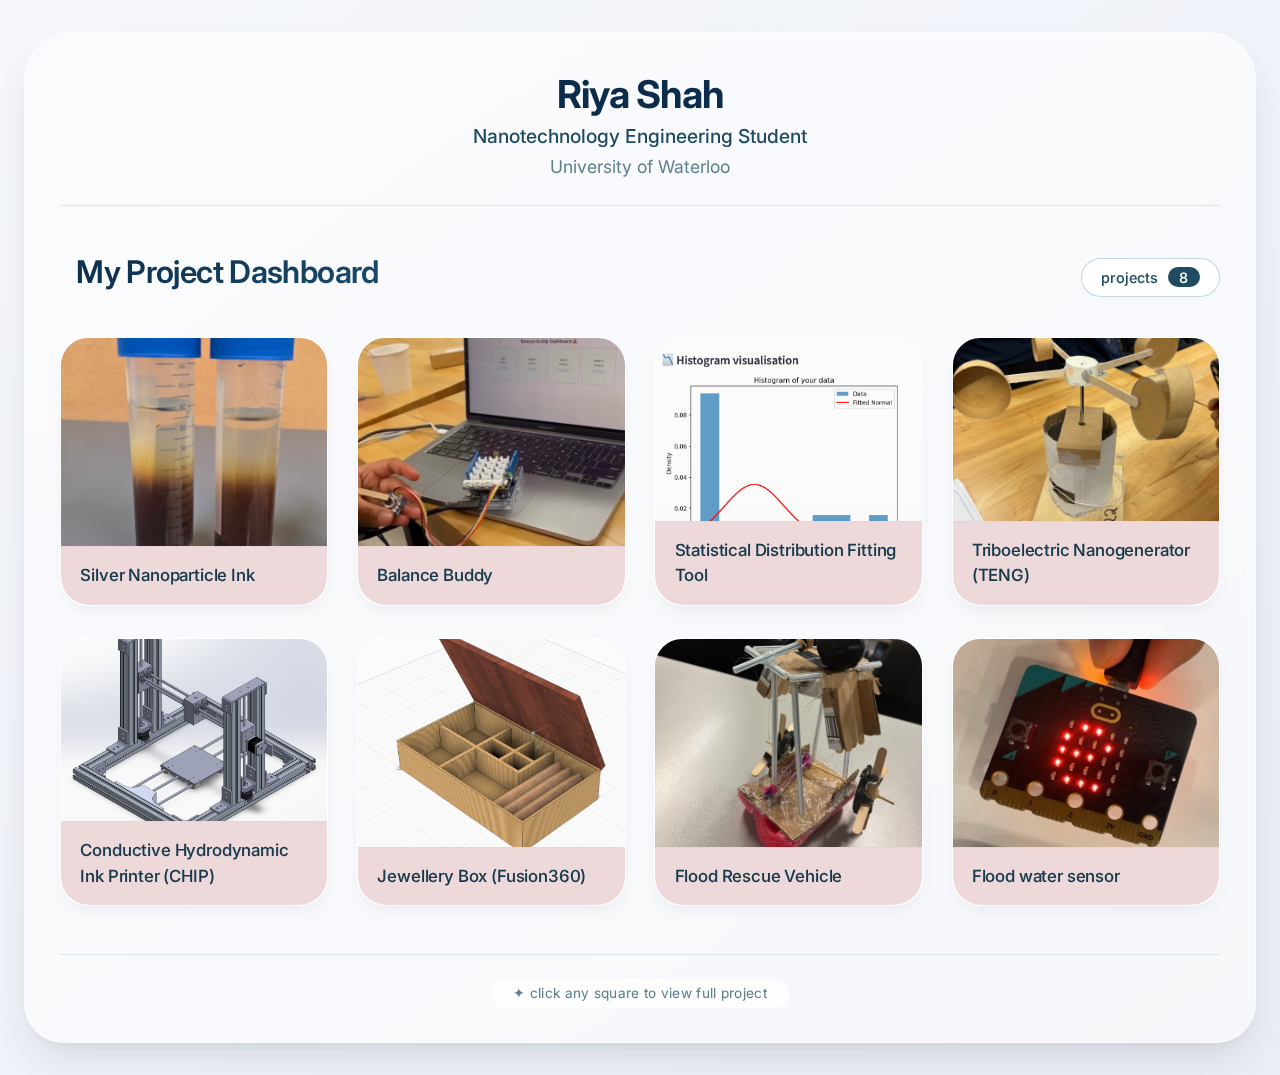
<file: index.html>
<!DOCTYPE html>
<html lang="en">
<head>
  <meta charset="UTF-8">
  <meta name="viewport" content="width=device-width, initial-scale=1.0">
  <title>My project dashboard</title>
  
  <!-- Link to external stylesheet -->
  <link rel="stylesheet" href="styles.css">
  <!-- sleek system fonts -->
  <link href="https://fonts.googleapis.com/css2?family=Inter:wght@400;500;600;700&display=swap" rel="stylesheet">
</head>
<body>
  <div class="dashboard">

 <!-- ✅ YOUR NAME AND SCHOOL INSIDE THE WHITE SQUARE -->
    <div class="student-info">
      <h1 class="student-name">Riya Shah</h1>
      <h2 class="student-program">Nanotechnology Engineering Student</h2>
      <h3 class="student-school">University of Waterloo</h3>
    </div>

    <!-- header section with year badge -->
      <div class="dashboard-header">
      <h1 class="dashboard-title">My Project Dashboard</h1>
      <div class="badge">
        projects <span>8</span>
      </div>
    </div>

    <!-- project grid – squares with cover photos, clickable cards -->
    <div class="project-grid">
      
      <!-- project 1 – Silver Nanoparticle Ink -->
      <a href="silver-ink.html" class="project-card">
        <div class="card-cover cover-silver-ink">
          <!-- cover photo via CSS -->
        </div>
        <div class="project-label">
          Silver Nanoparticle Ink
        </div>
      </a>
      
      
      <!-- project 3 – Balance Buddy -->
      <a href="balance-buddy.html" class="project-card">
        <div class="card-cover cover-balance-buddy">
        </div>
        <div class="project-label">
          Balance Buddy
        </div>
      </a>
      
      <!-- project 4 – Statistical Distribution Fitting Tool -->
      <a href="stats-distribution.html" class="project-card">
        <div class="card-cover cover-stats-distribution">
        </div>
        <div class="project-label">
          Statistical Distribution Fitting Tool
        </div>
      </a>
      
      <!-- project 5 – TENG -->
      <a href="TENG.html" class="project-card">
        <div class="card-cover cover-TENG">
        </div>
        <div class="project-label">
          Triboelectric Nanogenerator (TENG)
        </div>
      </a>
      
      <!-- project 6 – CHIP -->
      <a href="CHIP.html" class="project-card">
        <div class="card-cover cover-CHIP">
        </div>
        <div class="project-label">
          Conductive Hydrodynamic Ink Printer (CHIP)
        </div>
      </a>
      
      <!-- project 7 – 3d cad jewellery box -->
        <a href="jewellery-box.html" class="project-card">
        <div class="card-cover cover-jewellery-box">
        </div>
        <div class="project-label">
          Jewellery Box (Fusion360)
        </div>
      </a>
      
      <!-- project 7 – eng competition -->
      <a href="eng-comp.html" class="project-card">
        <div class="card-cover cover-embedded">
        </div>
        <div class="project-label">
          Flood Rescue Vehicle
        </div>
      </a>

      <!-- project 8 – Flood water sensor -->
      <a href="flood-sensor.html" class="project-card">
        <div class="card-cover cover-flood-sensor">
        </div>
        <div class="project-label">
          Flood water sensor
        </div>
      </a>
      
    </div>
    
    <!-- subtle footer note -->
    <div class="dashboard-footer">
      <span>✦ click any square to view full project</span>
    </div>
  </div>
</body>
</html>
</file>
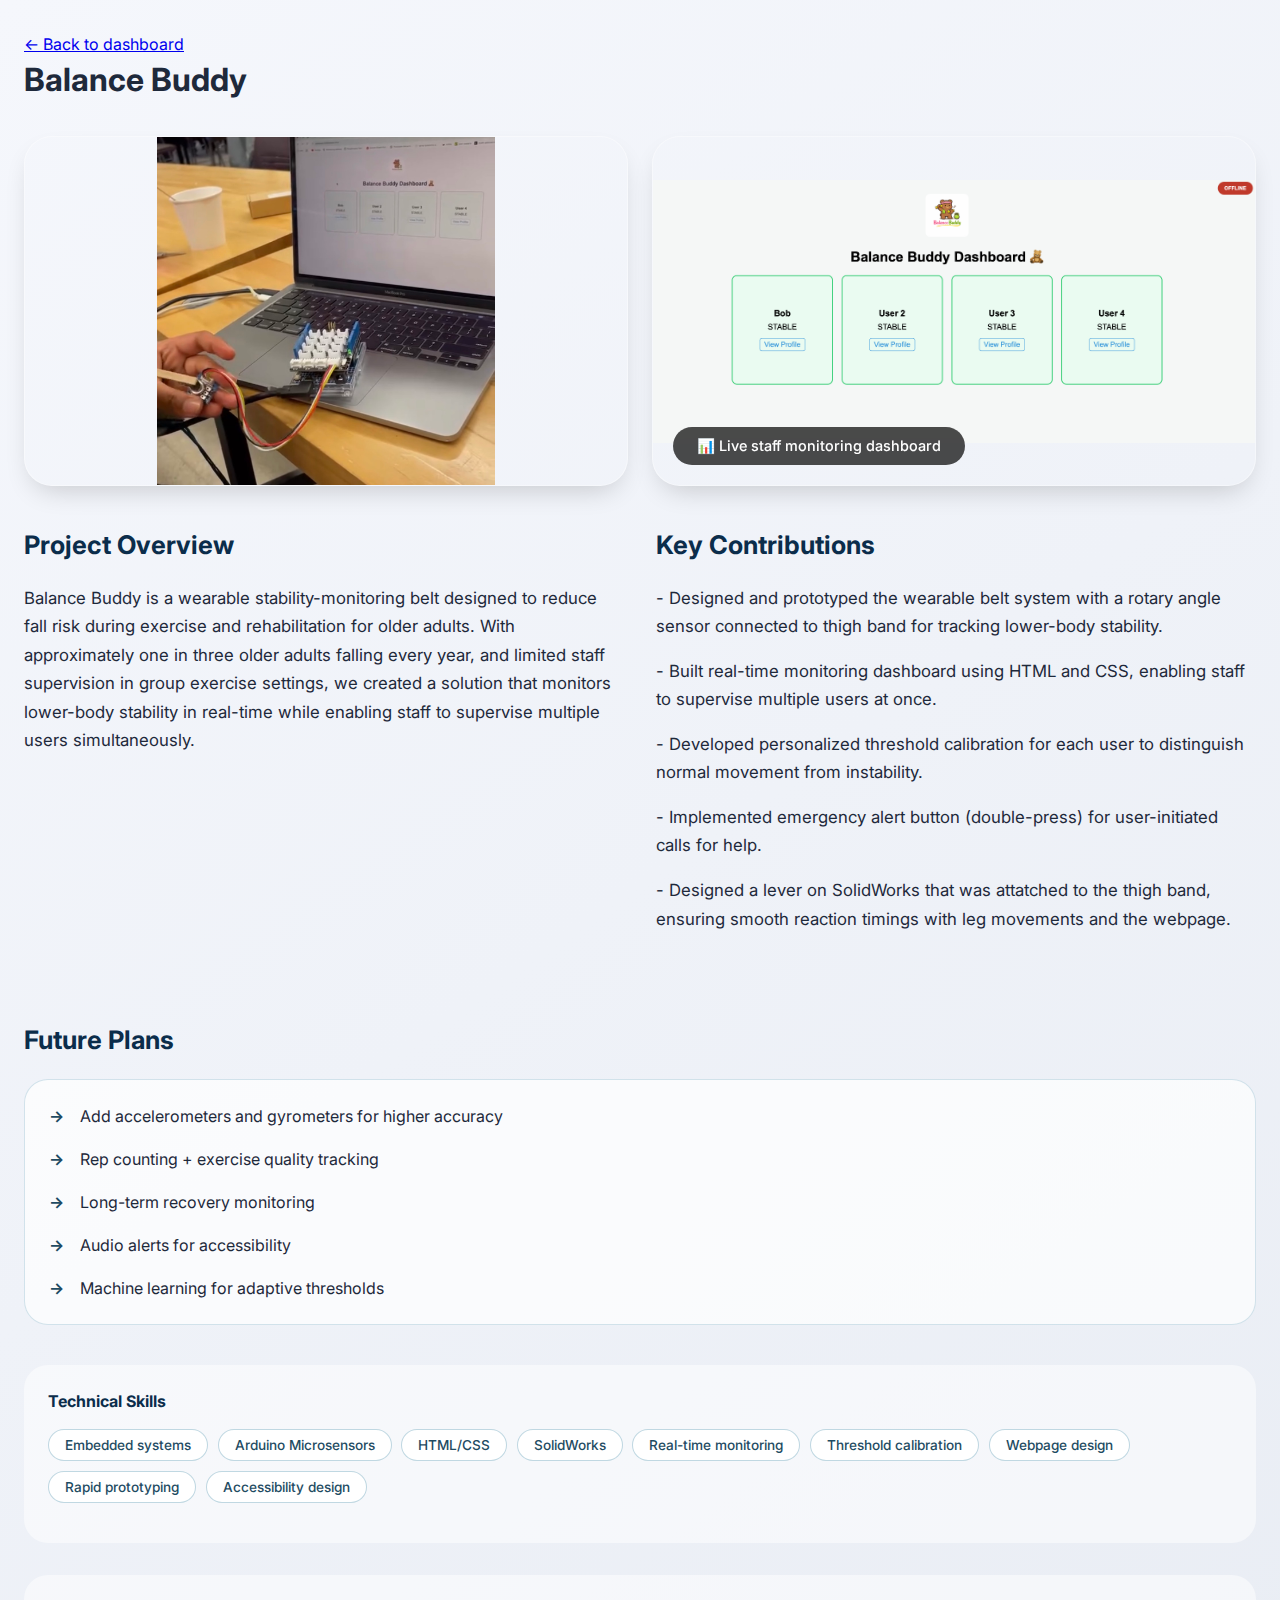
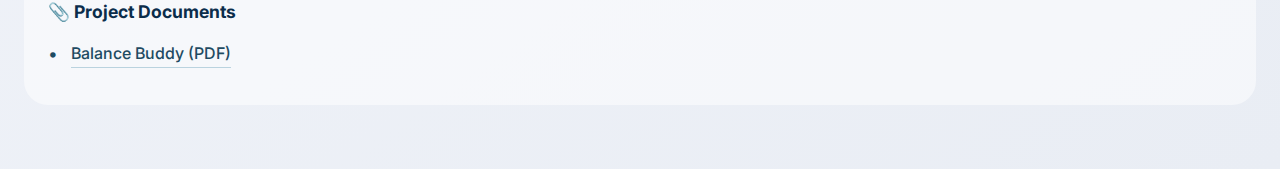
<file: balance-buddy.html>
<!DOCTYPE html>
<html lang="en">
<head>
  <meta charset="UTF-8">
  <meta name="viewport" content="width=device-width, initial-scale=1.0">
  <title>Balance Buddy · Health Tech Hackathon · Riya Shah</title>
  
  <!-- Same fonts as main dashboard -->
  <link href="https://fonts.googleapis.com/css2?family=Inter:wght@400;500;600;700&display=swap" rel="stylesheet">
  
  <!-- Link to your main stylesheet -->
  <link rel="stylesheet" href="styles.css">
  
  <!-- Page specific styles - MINIMAL additions to keep your format -->
  <style>
    
    .skill-badges {
      display: flex;
      gap: 0.8rem;
      flex-wrap: wrap;
      margin: 1rem 0 1.5rem 0;
    }
    
    .skill-badge {
      background: rgba(233, 232, 232, 0.5);
      color: #1e4b62;
      padding: 0.4rem 1.2rem;
      border-radius: 50px;
      font-size: 0.8rem;
      font-weight: 700;
      text-transform: uppercase;
      letter-spacing: 0.03em;
      border: 1px solid rgba(45, 127, 158, 0.3);
    }
    
    .skill-badge.highlight {
      background: #1e4b62;
      color: white;
    }
    
    /* Photo Gallery - Side by side */
    .photo-gallery {
      display: grid;
      grid-template-columns: 1fr 1fr;
      gap: 1.5rem;
      margin: 2rem 0 2.5rem 0;
    }
    
    .gallery-image {
      background-size: contain;
      background-repeat: no-repeat;
      background-position: center;
      border-radius: 28px;
      height: 350px;
      box-shadow: 0 12px 28px -10px rgba(0,0,0,0.2);
      border: 1px solid rgba(255,255,255,0.4);
      position: relative;
    }
    
    .image-caption {
      position: absolute;
      bottom: 20px;
      left: 20px;
      background: rgba(0,0,0,0.7);
      backdrop-filter: blur(4px);
      color: white;
      padding: 0.5rem 1.5rem;
      border-radius: 50px;
      font-size: 0.9rem;
      font-weight: 500;
    }
    
    /* Two column layout for content */
    .two-column {
      display: grid;
      grid-template-columns: 1fr 1fr;
      gap: 2rem;
      margin: 2rem 0;
    }
  
    
    /* Skills list - compact */
    .skills-compact {
      display: flex;
      flex-wrap: wrap;
      gap: 0.6rem;
      margin: 1rem 0;
    }
    
    .skills-compact span {
      background: white;
      padding: 0.3rem 1rem;
      border-radius: 50px;
      font-size: 0.85rem;
      font-weight: 500;
      color: #1e4b62;
      border: 1px solid rgba(45,127,158,0.3);
    }
    
    /* Project details */
    .project-details {
      display: grid;
      grid-template-columns: repeat(auto-fit, minmax(180px, 1fr));
      gap: 1.5rem;
      margin: 2rem 0;
      background: rgba(255,255,255,0.5);
      padding: 1.5rem;
      border-radius: 24px;
    }
    
    .detail-item {
      display: flex;
      flex-direction: column;
    }
    
    .detail-label {
      font-size: 0.85rem;
      text-transform: uppercase;
      color: #5c7f8c;
      font-weight: 600;
      letter-spacing: 0.03em;
      margin-bottom: 0.3rem;
    }
    
    .detail-value {
      font-size: 1.1rem;
      font-weight: 600;
      color: #0b2d4b;
    }
    
    /* Section styling */
    .project-section {
      margin-bottom: 2.5rem;
    }
    
    .project-section h2 {
      font-size: 1.6rem;
      font-weight: 700;
      color: #0b2d4b;
      margin-bottom: 1.2rem;
    }
    
    .project-section p {
      font-size: 1.05rem;
      line-height: 1.7;
      color: #1e293b;
      margin-bottom: 1rem;
    }
    
    /* Responsive */
    @media (max-width: 768px) {
      .photo-gallery {
        grid-template-columns: 1fr;
      }
      .two-column {
        grid-template-columns: 1fr;
      }
    }
  </style>
</head>
<body>
  <div class="project-page">
    
    <!-- Back to dashboard -->
    <a href="index.html" class="back-link">
      ← Back to dashboard
    </a>
    
    <!-- ===== HEADER ===== -->
    <div class="project-header">
      <h1 class="project-title">Balance Buddy</h1>
    </div>
    
    <!-- ===== PHOTO GALLERY - TWO PHOTOS SIDE BY SIDE ===== -->
    <div class="photo-gallery">
      
      <!-- Left image: Belt prototype -->
      <div class="gallery-image" style="background-image: url('images/balance_buddy.jpg');">
      </div>
      
      <!-- Right image: Dashboard interface -->
      <div class="gallery-image" style="background-image: url('images/Balance-2.png');">
        <span class="image-caption">📊 Live staff monitoring dashboard</span>
      </div>
      
    </div>
    <!-- ===== TWO COLUMN LAYOUT: PROJECT OVERVIEW + KEY CONTRIBUTIONS ===== -->
    <div class="two-column">
      
      <!-- LEFT COLUMN: Project Overview -->
      <div class="project-section">
        <h2>Project Overview</h2>
        <p>
          Balance Buddy is a wearable stability-monitoring belt designed to reduce fall risk during exercise and rehabilitation for older adults. With approximately one in three older adults falling every year, and limited staff supervision in group exercise settings, we created a solution that monitors lower-body stability in real-time while enabling staff to supervise multiple users simultaneously.
        </p>
      </div>
      
      <!-- RIGHT COLUMN: Key Contributions -->
      <div class="project-section">
        <h2>Key Contributions</h2>
        <p>
          - Designed and prototyped the wearable belt system with a rotary angle sensor connected to thigh band for tracking lower-body stability.
        </p>
        <p>
          - Built real-time monitoring dashboard using HTML and CSS, enabling staff to supervise multiple users at once.
        </p>
        <p>
          - Developed personalized threshold calibration for each user to distinguish normal movement from instability.
        </p>
        
        <p>
          - Implemented emergency alert button (double-press) for user-initiated calls for help.
        </p>
        <p>
          - Designed a lever on SolidWorks that was attatched to the thigh band, ensuring smooth reaction timings with leg movements and the webpage.
        </p>
      </div>
      
    </div>
    
    <!-- ===== FUTURE PLANS ===== -->
    <div class="project-section">
      <h2>Future Plans</h2>
      <div style="background: rgba(255,255,255,0.7); padding: 1.5rem; border-radius: 24px; border: 1px solid rgba(45,127,158,0.2);">
        <ul style="list-style: none; padding: 0; margin: 0;">
          <li style="margin-bottom: 1.2rem; display: flex; gap: 1rem;">
            <span style="color: #1e4b62; font-weight: 700;">→</span>
            <span>Add accelerometers and gyrometers for higher accuracy</span>
          </li>
          <li style="margin-bottom: 1.2rem; display: flex; gap: 1rem;">
            <span style="color: #1e4b62; font-weight: 700;">→</span>
            <span>Rep counting + exercise quality tracking</span>
          </li>
          <li style="margin-bottom: 1.2rem; display: flex; gap: 1rem;">
            <span style="color: #1e4b62; font-weight: 700;">→</span>
            <span>Long-term recovery monitoring</span>
          </li>
          <li style="margin-bottom: 1.2rem; display: flex; gap: 1rem;">
            <span style="color: #1e4b62; font-weight: 700;">→</span>
            <span>Audio alerts for accessibility</span>
          </li>
          <li style="margin-bottom: 0; display: flex; gap: 1rem;">
            <span style="color: #1e4b62; font-weight: 700;">→</span>
            <span>Machine learning for adaptive thresholds</span>
          </li>
        </ul>
      </div>
    </div>
    
    <!-- ===== SKILLS SUMMARY - COMPACT BADGES ===== -->
    <div style="background: rgba(255,255,255,0.5); border-radius: 24px; padding: 1.5rem; margin: 1.5rem 0;">
      <p style="font-weight: 700; color: #0b2d4b; margin-bottom: 1rem;">Technical Skills</p>
      <div class="skills-compact">
        <span>Embedded systems</span>
        <span>Arduino Microsensors</span>
        <span>HTML/CSS</span>
        <span>SolidWorks</span>
        <span>Real-time monitoring</span>
        <span>Threshold calibration</span>
        <span>Webpage design</span>
        <span>Rapid prototyping</span>
        <span>Accessibility design</span>
      </div>
    </div>
    
    <!-- ===== PROJECT DOCUMENTS ===== -->
    <div style="margin: 2rem 0; padding: 1.5rem; background: rgba(255,255,255,0.5); border-radius: 24px;">
      <p style="font-weight: 700; color: #0b2d4b; margin-bottom: 1rem; font-size: 1.1rem;">📎 Project Documents</p>
      <ul style="list-style: none; padding: 0; margin: 0;">
        <li style="margin-bottom: 0.8rem; display: flex; align-items: center;">
          <span style="color: #1e4b62; margin-right: 0.8rem; font-size: 1.1rem;">•</span>
          <a href="files/Health Tech Hackathon.pdf" style="color: #1e4b62; text-decoration: none; font-weight: 500; border-bottom: 1px solid rgba(45,127,158,0.3); padding-bottom: 0.1rem;">Balance Buddy (PDF)</a>
        </li>
      </ul>
    </div>
    
  </div>
</body>
</html>
</file>
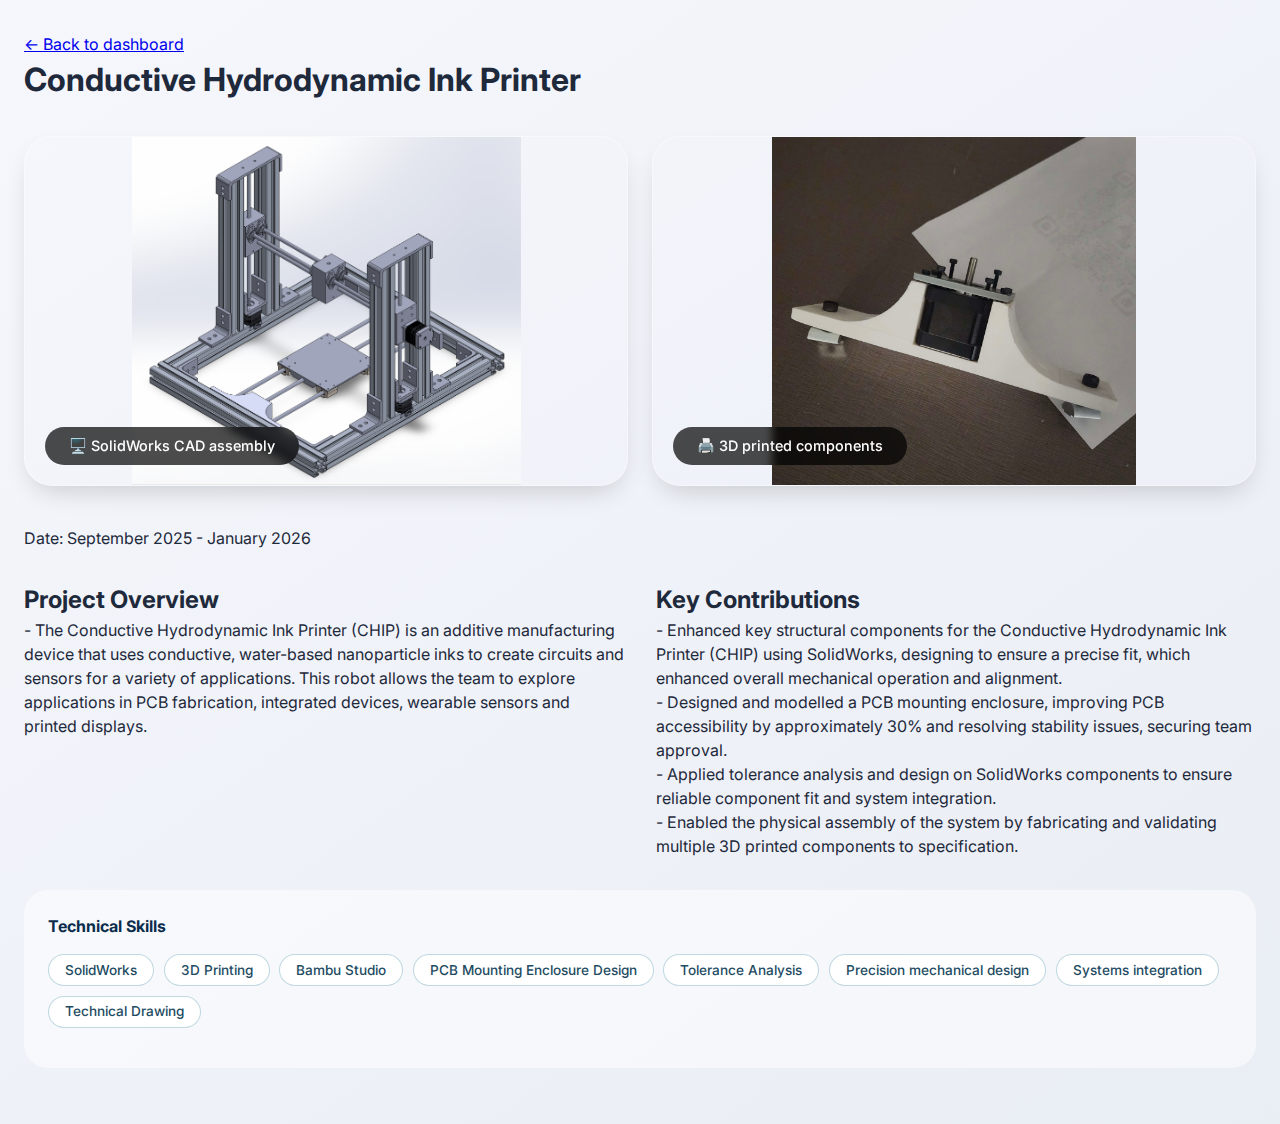
<file: CHIP.html>
<!DOCTYPE html>
<html lang="en">
<head>
  <meta charset="UTF-8">
  <meta name="viewport" content="width=device-width, initial-scale=1.0">
  <title>CHIP · Conductive Hydrodynamic Ink Printer · Riya Shah</title>
  
  <!-- Same fonts as main dashboard -->
  <link href="https://fonts.googleapis.com/css2?family=Inter:wght@400;500;600;700&display=swap" rel="stylesheet">
  
  <!-- Link to your main stylesheet -->
  <link rel="stylesheet" href="styles.css">
  
  <!-- Page specific styles - MINIMAL additions to keep your format -->
  <style>
    
    .skill-badges {
      display: flex;
      gap: 0.8rem;
      flex-wrap: wrap;
      margin: 1rem 0 1.5rem 0;
    }
    
    .skill-badge {
      background: rgba(233, 232, 232, 0.5);
      color: #1e4b62;
      padding: 0.4rem 1.2rem;
      border-radius: 50px;
      font-size: 0.8rem;
      font-weight: 700;
      text-transform: uppercase;
      letter-spacing: 0.03em;
      border: 1px solid rgba(45, 127, 158, 0.3);
    }
    
    .skill-badge.highlight {
      background: #1e4b62;
      color: white;
    }
    
    /* PCB Image Gallery - Clean and simple */
    .pcb-gallery {
      display: grid;
      grid-template-columns: 2fr 1fr;
      gap: 1.2rem;
      margin: 2rem 0 2.5rem 0;
    }
    
    .pcb-main {
      background-image: url('../images/silver-pcb-complete.jpg');
      background-size: cover;
      background-position: center;
      border-radius: 24px;
      height: 320px;
      box-shadow: 0 8px 20px -8px rgba(0,0,0,0.2);
      border: 1px solid rgba(255,255,255,0.4);
      position: relative;
    }
    
    .pcb-secondary {
      display: grid;
      grid-template-rows: 1fr 1fr;
      gap: 1.2rem;
    }
    
    .pcb-secondary-item {
      background-size: cover;
      background-position: center;
      border-radius: 24px;
      box-shadow: 0 8px 20px -8px rgba(0,0,0,0.2);
      border: 1px solid rgba(255,255,255,0.4);
      position: relative;
    }
    
    .pcb-caption {
      position: absolute;
      bottom: 16px;
      left: 16px;
      background: rgba(0,0,0,0.7);
      backdrop-filter: blur(4px);
      color: white;
      padding: 0.4rem 1.2rem;
      border-radius: 50px;
      font-size: 0.8rem;
      font-weight: 500;
    }
    
    /* Two column layout for skills + specs */
    .two-column {
      display: grid;
      grid-template-columns: 1fr 1fr;
      gap: 2rem;
      margin: 2rem 0;
    }
    
    /* Soldering/PCB achievement cards */
    .achievement-cards {
      display: grid;
      grid-template-columns: 1fr 1fr;
      gap: 1rem;
      margin-top: 1.5rem;
    }
    
    .achievement-card {
      background: rgba(255,255,255,0.7);
      border-radius: 20px;
      padding: 1.3rem;
      border: 1px solid rgba(45,127,158,0.2);
    }
    
    .achievement-icon {
      font-size: 1.8rem;
      margin-bottom: 0.5rem;
    }
    
    .achievement-title {
      font-weight: 700;
      color: #0b2d4b;
      font-size: 1.1rem;
      margin-bottom: 0.3rem;
    }
    
    .achievement-desc {
      font-size: 0.9rem;
      color: #2c4a5e;
      margin: 0;
    }
    
    /* Skills list - compact */
    .skills-compact {
      display: flex;
      flex-wrap: wrap;
      gap: 0.6rem;
      margin: 1rem 0;
    }
    
    .skills-compact span {
      background: white;
      padding: 0.3rem 1rem;
      border-radius: 50px;
      font-size: 0.85rem;
      font-weight: 500;
      color: #1e4b62;
      border: 1px solid rgba(45,127,158,0.3);
    }
    
    @media (max-width: 768px) {
      .pcb-gallery {
        grid-template-columns: 1fr;
      }
      .two-column {
        grid-template-columns: 1fr;
      }
    }
  </style>
</head>
<body>
  <div class="project-page">
    
    <!-- Back to dashboard -->
    <a href="index.html" class="back-link">
      ← Back to dashboard
    </a>
    
    <!-- ===== HEADER ===== -->
    <div class="project-header">
      <h1 class="project-title">Conductive Hydrodynamic Ink Printer</h1>
    </div>
    
    <!-- ===== PHOTO GALLERY - TWO PHOTOS SIDE BY SIDE ===== -->
    <div style="display: grid; grid-template-columns: 1fr 1fr; gap: 1.5rem; margin: 2rem 0 2.5rem 0; width: 100%;">
      
      <!-- Left image: SolidWorks CAD model -->
      <div style="background-image: url('images/CHIP.png'); background-size: contain; background-repeat: no-repeat; background-position: center; border-radius: 28px; height: 350px; box-shadow: 0 12px 28px -10px rgba(0,0,0,0.2); border: 1px solid rgba(255,255,255,0.4); position: relative;">
        <span style="position: absolute; bottom: 20px; left: 20px; background: rgba(0,0,0,0.7); backdrop-filter: blur(4px); color: white; padding: 0.5rem 1.5rem; border-radius: 50px; font-size: 0.9rem; font-weight: 500;">🖥️ SolidWorks CAD assembly</span>
      </div>
      
      <!-- Right image: 3D printed components -->
      <div style="background-image: url('images/CHIP-2.jpg'); background-size: contain; background-repeat: no-repeat; background-position: center; border-radius: 28px; height: 350px; box-shadow: 0 12px 28px -10px rgba(0,0,0,0.2); border: 1px solid rgba(255,255,255,0.4); position: relative;">
        <span style="position: absolute; bottom: 20px; left: 20px; background: rgba(0,0,0,0.7); backdrop-filter: blur(4px); color: white; padding: 0.5rem 1.5rem; border-radius: 50px; font-size: 0.9rem; font-weight: 500;">🖨️ 3D printed components</span>
      </div>
      
    </div>
    
    <!-- ===== PROJECT DETAILS GRID ===== -->
    <div class="project-details">
      <div class="detail-item">
        <span class="detail-label">Date:</span>
        <span class="detail-value">September 2025 - January 2026</span>
      </div>
    </div>
    
    <!-- ===== TWO COLUMN LAYOUT: OVERVIEW + KEY CONTRIBUTIONS ===== -->
    <div class="two-column">
      
      <!-- LEFT COLUMN: Project Overview -->
      <div class="project-section">
        <h2>Project Overview</h2>
        <p>
          -  The Conductive Hydrodynamic Ink Printer (CHIP) is an additive manufacturing device that uses conductive, water-based nanoparticle inks to create circuits and sensors for a variety of applications. This robot allows the team to explore applications in PCB fabrication, integrated devices, wearable sensors and printed displays.
        </p>
        
      </div>
      
      <!-- RIGHT COLUMN: Key Contributions -->
      <div class="project-section">
        <h2>Key Contributions</h2>
        <p>
          - Enhanced key structural components for the Conductive Hydrodynamic Ink Printer (CHIP) using SolidWorks, designing to ensure a precise fit, which enhanced overall mechanical operation and alignment.
        </p>
        <p>
          - Designed and modelled a PCB mounting enclosure, improving PCB accessibility by approximately 30% and resolving stability issues, securing team approval.
        </p>
        <p>
          - Applied tolerance analysis and design on SolidWorks components to ensure reliable component fit and system integration.
        </p>
        <p>
          - Enabled the physical assembly of the system by fabricating and validating multiple 3D printed components to specification.
        </p>
      </div>
      
    </div>
    
    <!-- ===== SKILLS SUMMARY - COMPACT BADGES ===== -->
    <div style="background: rgba(255,255,255,0.5); border-radius: 24px; padding: 1.5rem; margin: 1.5rem 0;">
      <p style="font-weight: 700; color: #0b2d4b; margin-bottom: 1rem;">Technical Skills</p>
      <div class="skills-compact">
        <span>SolidWorks</span>
        <span>3D Printing</span>
        <span>Bambu Studio</span>
        <span>PCB Mounting Enclosure Design</span>
        <span>Tolerance Analysis</span>
        <span>Precision mechanical design</span>
        <span>Systems integration</span>
        <span>Technical Drawing</span>
      </div>
    </div>
    
  </div>
</body>
</html>
</file>
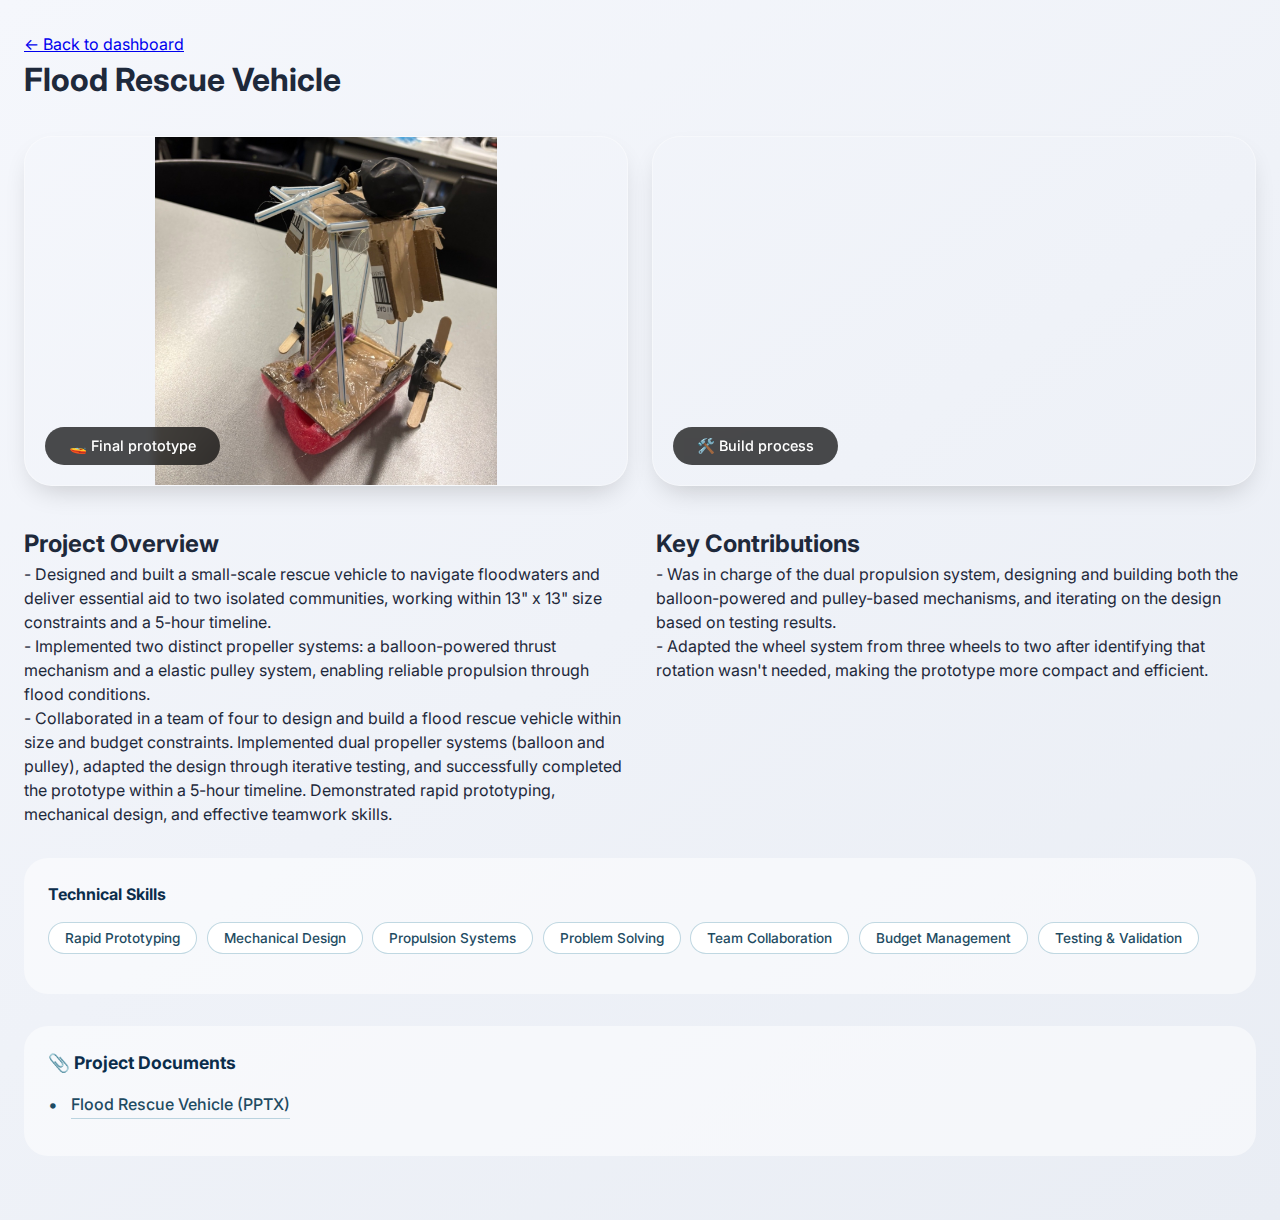
<file: eng-comp.html>
<!DOCTYPE html>
<html lang="en">
<head>
  <meta charset="UTF-8">
  <meta name="viewport" content="width=device-width, initial-scale=1.0">
  <title>Flood Rescue Vehicle · Group Project · Riya Shah</title>
  
  <!-- Same fonts as main dashboard -->
  <link href="https://fonts.googleapis.com/css2?family=Inter:wght@400;500;600;700&display=swap" rel="stylesheet">
  
  <!-- Link to your main stylesheet -->
  <link rel="stylesheet" href="styles.css">
  
  <!-- Page specific styles - MINIMAL additions to keep your format -->
  <style>
    
    .skill-badges {
      display: flex;
      gap: 0.8rem;
      flex-wrap: wrap;
      margin: 1rem 0 1.5rem 0;
    }
    
    .skill-badge {
      background: rgba(233, 232, 232, 0.5);
      color: #1e4b62;
      padding: 0.4rem 1.2rem;
      border-radius: 50px;
      font-size: 0.8rem;
      font-weight: 700;
      text-transform: uppercase;
      letter-spacing: 0.03em;
      border: 1px solid rgba(45, 127, 158, 0.3);
    }
    
    .skill-badge.highlight {
      background: #1e4b62;
      color: white;
    }
    
    /* PCB Image Gallery - Clean and simple */
    .pcb-gallery {
      display: grid;
      grid-template-columns: 2fr 1fr;
      gap: 1.2rem;
      margin: 2rem 0 2.5rem 0;
    }
    
    .pcb-main {
      background-image: url('../images/silver-pcb-complete.jpg');
      background-size: cover;
      background-position: center;
      border-radius: 24px;
      height: 320px;
      box-shadow: 0 8px 20px -8px rgba(0,0,0,0.2);
      border: 1px solid rgba(255,255,255,0.4);
      position: relative;
    }
    
    .pcb-secondary {
      display: grid;
      grid-template-rows: 1fr 1fr;
      gap: 1.2rem;
    }
    
    .pcb-secondary-item {
      background-size: cover;
      background-position: center;
      border-radius: 24px;
      box-shadow: 0 8px 20px -8px rgba(0,0,0,0.2);
      border: 1px solid rgba(255,255,255,0.4);
      position: relative;
    }
    
    .pcb-caption {
      position: absolute;
      bottom: 16px;
      left: 16px;
      background: rgba(0,0,0,0.7);
      backdrop-filter: blur(4px);
      color: white;
      padding: 0.4rem 1.2rem;
      border-radius: 50px;
      font-size: 0.8rem;
      font-weight: 500;
    }
    
    /* Two column layout for skills + specs */
    .two-column {
      display: grid;
      grid-template-columns: 1fr 1fr;
      gap: 2rem;
      margin: 2rem 0;
    }
    
    
    /* Skills list - compact */
    .skills-compact {
      display: flex;
      flex-wrap: wrap;
      gap: 0.6rem;
      margin: 1rem 0;
    }
    
    .skills-compact span {
      background: white;
      padding: 0.3rem 1rem;
      border-radius: 50px;
      font-size: 0.85rem;
      font-weight: 500;
      color: #1e4b62;
      border: 1px solid rgba(45,127,158,0.3);
    }
    
    @media (max-width: 768px) {
      .pcb-gallery {
        grid-template-columns: 1fr;
      }
      .two-column {
        grid-template-columns: 1fr;
      }
    }
  </style>
</head>
<body>
  <div class="project-page">
    
    <!-- Back to dashboard -->
    <a href="index.html" class="back-link">
      ← Back to dashboard
    </a>
    
    <!-- ===== HEADER ===== -->
    <div class="project-header">
      <h1 class="project-title">Flood Rescue Vehicle</h1>
    </div>
    
    <!-- ===== PHOTO GALLERY - TWO PHOTOS SIDE BY SIDE ===== -->
    <div style="display: grid; grid-template-columns: 1fr 1fr; gap: 1.5rem; margin: 2rem 0 2.5rem 0; width: 100%;">
      
      <!-- Left image: Final prototype -->
      <div style="background-image: url('images/eng-comp.jpg'); background-size: contain; background-repeat: no-repeat; background-position: center; border-radius: 28px; height: 350px; box-shadow: 0 12px 28px -10px rgba(0,0,0,0.2); border: 1px solid rgba(255,255,255,0.4); position: relative;">
        <span style="position: absolute; bottom: 20px; left: 20px; background: rgba(0,0,0,0.7); backdrop-filter: blur(4px); color: white; padding: 0.5rem 1.5rem; border-radius: 50px; font-size: 0.9rem; font-weight: 500;">🚤 Final prototype</span>
      </div>
      
      <!-- Right image: Build process -->
      <div style="background-image: url('images/eng-comp2.jpg'); background-size: contain; background-repeat: no-repeat; background-position: center; border-radius: 28px; height: 350px; box-shadow: 0 12px 28px -10px rgba(0,0,0,0.2); border: 1px solid rgba(255,255,255,0.4); position: relative;">
        <span style="position: absolute; bottom: 20px; left: 20px; background: rgba(0,0,0,0.7); backdrop-filter: blur(4px); color: white; padding: 0.5rem 1.5rem; border-radius: 50px; font-size: 0.9rem; font-weight: 500;">🛠️ Build process</span>
      </div>
      
    </div>
    
    
    <!-- ===== TWO COLUMN LAYOUT: OVERVIEW + KEY CONTRIBUTIONS ===== -->
    <div class="two-column">
      
      <!-- LEFT COLUMN: Project Overview -->
      <div class="project-section">
        <h2>Project Overview</h2>
        <p>
          - Designed and built a small-scale rescue vehicle to navigate floodwaters and deliver essential aid to two isolated communities, working within 13" x 13" size constraints and a 5-hour timeline.
        </p>
        <p>
          - Implemented two distinct propeller systems: a balloon-powered thrust mechanism and a elastic pulley system, enabling reliable propulsion through flood conditions.
        </p>
        <p>
          - Collaborated in a team of four to design and build a flood rescue vehicle within size and budget constraints. 
            Implemented dual propeller systems (balloon and pulley), adapted the design through iterative testing, and 
            successfully completed the prototype within a 5-hour timeline. Demonstrated rapid prototyping, mechanical design, 
            and effective teamwork skills.
      </div>
      
      <!-- RIGHT COLUMN: Key Contributions -->
      <div class="project-section">
        <h2>Key Contributions</h2>
        <p>
          - Was in charge of the dual propulsion system, designing and building both the balloon-powered and pulley-based mechanisms, and iterating on the design based on testing results.
        </p>
        <p>
          - Adapted the wheel system from three wheels to two after identifying that rotation wasn't needed, making the prototype more compact and efficient.
        </p>
      </div>
      
    </div>
    
    <!-- ===== SKILLS SUMMARY - COMPACT BADGES ===== -->
    <div style="background: rgba(255,255,255,0.5); border-radius: 24px; padding: 1.5rem; margin: 1.5rem 0;">
      <p style="font-weight: 700; color: #0b2d4b; margin-bottom: 1rem;">Technical Skills</p>
      <div class="skills-compact">
        <span>Rapid Prototyping</span>
        <span>Mechanical Design</span>
        <span>Propulsion Systems</span>
        <span>Problem Solving</span>
        <span>Team Collaboration</span>
        <span>Budget Management</span>
        <span>Testing & Validation</span>
      </div>
    </div>
    
    <!-- ===== LINKS SECTION ===== -->
    <div style="margin: 2rem 0; padding: 1.5rem; background: rgba(255,255,255,0.5); border-radius: 24px;">
      <p style="font-weight: 700; color: #0b2d4b; margin-bottom: 1rem; font-size: 1.1rem;">📎 Project Documents</p>
  
      <ul style="list-style: none; padding: 0; margin: 0;">
        <li style="margin-bottom: 0.8rem; display: flex; align-items: center;">
          <span style="color: #1e4b62; margin-right: 0.8rem; font-size: 1.1rem;">•</span>
          <a href="files/Flood-rescue.pptx" style="color: #1e4b62; text-decoration: none; font-weight: 500; border-bottom: 1px solid rgba(45,127,158,0.3); padding-bottom: 0.1rem;">Flood Rescue Vehicle (PPTX)</a>
        </li>

      </ul>
    </div>
  </div>
</body>
</html>
</file>
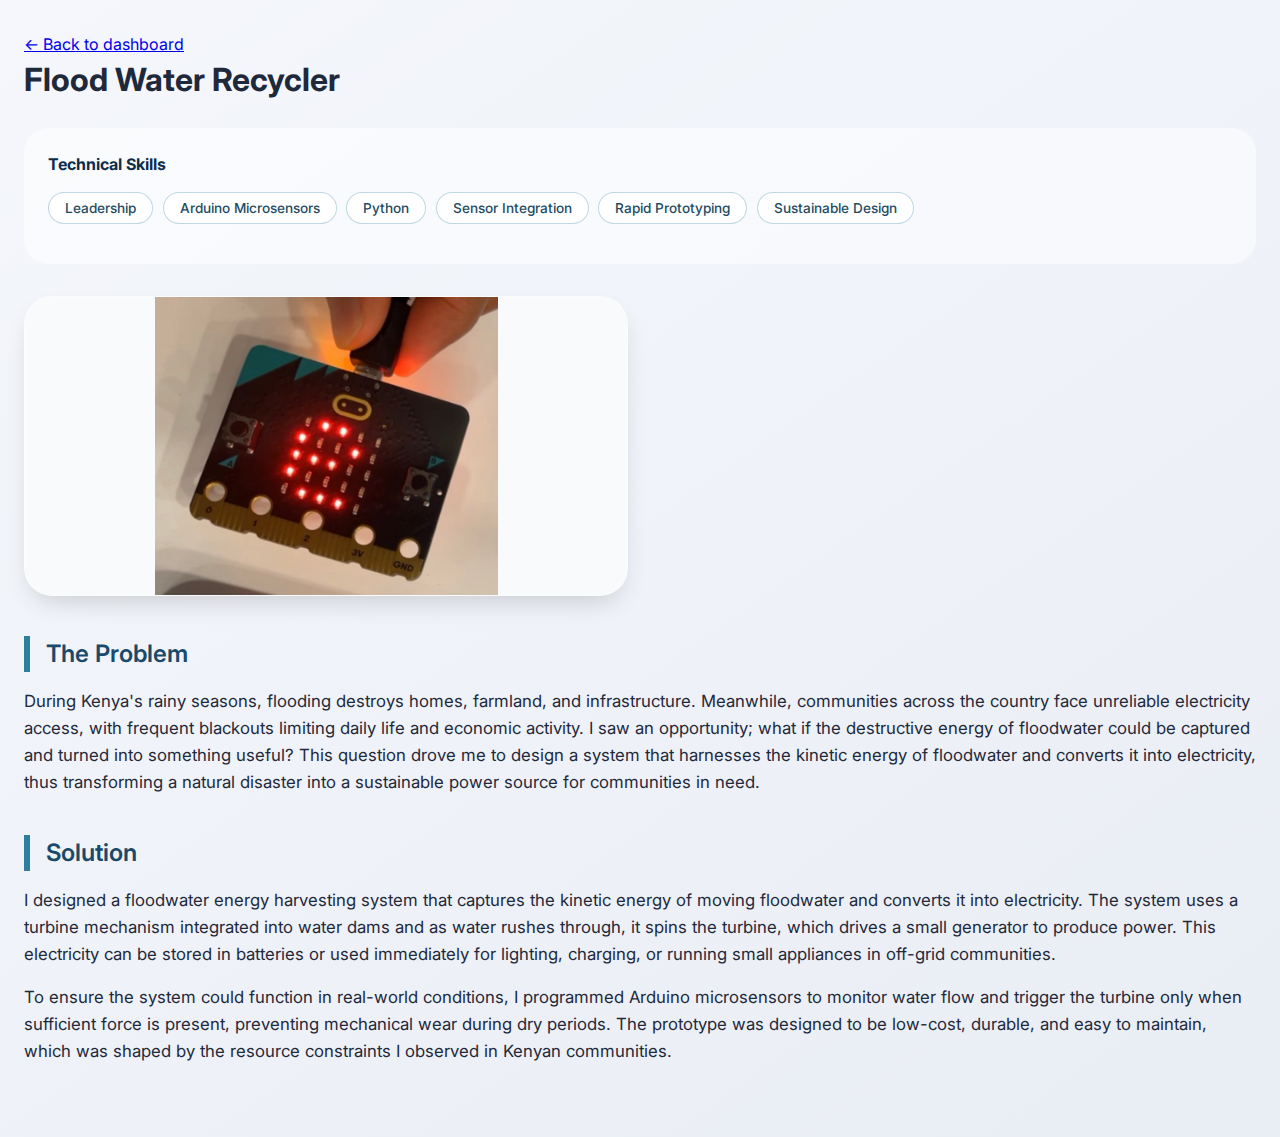
<file: flood-sensor.html>
<!DOCTYPE html>
<html lang="en">
<head>
  <meta charset="UTF-8">
  <meta name="viewport" content="width=device-width, initial-scale=1.0">
  <title>Flood Water Recycler · Riya Shah</title>
  
  <!-- Same fonts as main dashboard -->
  <link href="https://fonts.googleapis.com/css2?family=Inter:wght@400;500;600;700&display=swap" rel="stylesheet">
  
  <!-- Link to your main stylesheet -->
  <link rel="stylesheet" href="../styles.css">
  
  <!-- Page specific styles - keeping it simple like TENG -->
  <style>
    
    .skill-badges {
      display: flex;
      gap: 0.8rem;
      flex-wrap: wrap;
      margin: 1rem 0 1.5rem 0;
    }
    
    .skill-badge {
      background: rgba(29, 78, 98, 0.12);
      color: #1e4b62;
      padding: 0.4rem 1.2rem;
      border-radius: 50px;
      font-size: 0.8rem;
      font-weight: 700;
      text-transform: uppercase;
      letter-spacing: 0.03em;
      border: 1px solid rgba(45, 127, 158, 0.3);
    }
    
    .skill-badge.highlight {
      background: #1e4b62;
      color: white;
    }
    
    /* Photo gallery - simple side by side */
    .photo-gallery {
      display: grid;
      grid-template-columns: 1fr 1fr;
      gap: 1.5rem;
      margin: 2rem 0 2.5rem 0;
      width: 100%;
    }
    
    .gallery-image {
      background-size: contain;
      background-repeat: no-repeat;
      background-position: center;
      border-radius: 28px;
      height: 300px;
      box-shadow: 0 12px 28px -10px rgba(0,0,0,0.2);
      border: 1px solid rgba(255,255,255,0.4);
      position: relative;
      background-color: #f8fafc;
    }
    
    .image-caption {
      position: absolute;
      bottom: 20px;
      left: 20px;
      background: rgba(0,0,0,0.7);
      backdrop-filter: blur(4px);
      color: white;
      padding: 0.5rem 1.5rem;
      border-radius: 50px;
      font-size: 0.9rem;
      font-weight: 500;
    }
    
    /* Two column layout */
    .two-column {
      display: grid;
      grid-template-columns: 1fr 1fr;
      gap: 2rem;
      margin: 2rem 0;
    }
    
    /* Team section */
    .team-section {
      display: flex;
      flex-wrap: wrap;
      gap: 0.8rem;
      margin: 1.5rem 0;
      padding: 1rem 1.5rem;
      background: rgba(255,255,255,0.5);
      border-radius: 50px;
      align-items: center;
    }
    
    .team-label {
      font-weight: 700;
      color: #0b2d4b;
      text-transform: uppercase;
      font-size: 0.8rem;
      letter-spacing: 0.05em;
    }
    
    .team-member {
      background: white;
      padding: 0.3rem 1.2rem;
      border-radius: 50px;
      font-size: 0.9rem;
      font-weight: 500;
      color: #1e4b62;
      border: 1px solid rgba(45,127,158,0.2);
    }
    
    .team-member.highlight {
      background: #1e4b62;
      color: white;
    }
    
    /* Project section */
    .project-section {
      margin-bottom: 2.5rem;
    }
    
    .project-section h2 {
      font-size: 1.5rem;
      font-weight: 600;
      color: #1a4a6b;
      margin-bottom: 1rem;
      border-left: 6px solid #2d7f9e;
      padding-left: 1rem;
    }
    
    .project-section p {
      font-size: 1.05rem;
      line-height: 1.6;
      color: #1e293b;
      margin-bottom: 1rem;
    }
    
    /* Skills compact */
    .skills-compact {
      display: flex;
      flex-wrap: wrap;
      gap: 0.6rem;
      margin: 1rem 0;
    }
    
    .skills-compact span {
      background: white;
      padding: 0.3rem 1rem;
      border-radius: 50px;
      font-size: 0.85rem;
      font-weight: 500;
      color: #1e4b62;
      border: 1px solid rgba(45,127,158,0.3);
    }
    
    /* Achievement highlight */
    .achievement-highlight {
      background: rgba(45,127,158,0.1);
      border-left: 6px solid #1e4b62;
      padding: 1.2rem 1.5rem;
      border-radius: 16px;
      margin: 1.5rem 0;
      font-weight: 500;
    }
    
    @media (max-width: 768px) {
      .photo-gallery {
        grid-template-columns: 1fr;
      }
      .two-column {
        grid-template-columns: 1fr;
      }
      .team-section {
        flex-direction: column;
        align-items: flex-start;
        border-radius: 24px;
      }
    }
  </style>
</head>
<body>
  <div class="project-page">
    
    <!-- Back to dashboard -->
    <a href="/index.html" class="back-link">
      ← Back to dashboard
    </a>
    
    <!-- ===== HEADER ===== -->
    <div class="project-header">
      <h1 class="project-title">Flood Water Recycler</h1>
    </div>

       <!-- ===== SKILLS SUMMARY ===== -->
    <div style="background: rgba(255,255,255,0.5); border-radius: 24px; padding: 1.5rem; margin: 1.5rem 0;">
      <p style="font-weight: 700; color: #0b2d4b; margin-bottom: 1rem;">Technical Skills</p>
      <div class="skills-compact">
        <span>Leadership</span>
        <span>Arduino Microsensors</span>
        <span>Python</span>
        <span>Sensor Integration</span>
        <span>Rapid Prototyping</span>
        <span>Sustainable Design</span>
      </div>
    </div>
    
    
    <!-- ===== PHOTO GALLERY - ADD YOUR PHOTOS HERE ===== -->
    <div class="photo-gallery">
      
      <!-- Left image: Team/Prototype -->
      <div class="gallery-image" style="background-image: url('images/flood-sensor.jpg');">
      </div>
      
    </div>
    
    <!-- ===== THE PROBLEM ===== -->
    <div class="project-section">
      <h2>The Problem</h2>
      <p>
        During Kenya's rainy seasons, flooding destroys homes, farmland, and infrastructure. 
        Meanwhile, communities across the country face unreliable electricity access, with frequent blackouts limiting daily life and economic activity.
        I saw an opportunity; what if the destructive energy of floodwater could be captured and turned into something useful?
        This question drove me to design a system that harnesses the kinetic energy of floodwater and converts it into electricity, thus transforming a natural disaster into a sustainable power source for communities in need.

      </p>
    </div>
    
    <div class="project-section">
      <h2>Solution</h2>
      <p>
        I designed a floodwater energy harvesting system that captures the kinetic energy of moving floodwater and converts it into electricity. 
        The system uses a turbine mechanism integrated into water dams and as water rushes through, it spins the turbine, which drives a small generator to produce power. 
        This electricity can be stored in batteries or used immediately for lighting, charging, or running small appliances in off-grid communities.
      </p>
      <p>
        To ensure the system could function in real-world conditions, I programmed Arduino microsensors to monitor water flow and trigger the turbine only when sufficient force is present, preventing mechanical wear during dry periods.
        The prototype was designed to be low-cost, durable, and easy to maintain, which was shaped by the resource constraints I observed in Kenyan communities.
      </p>
    </div>
    
  </div>
</body>
</html>
</file>
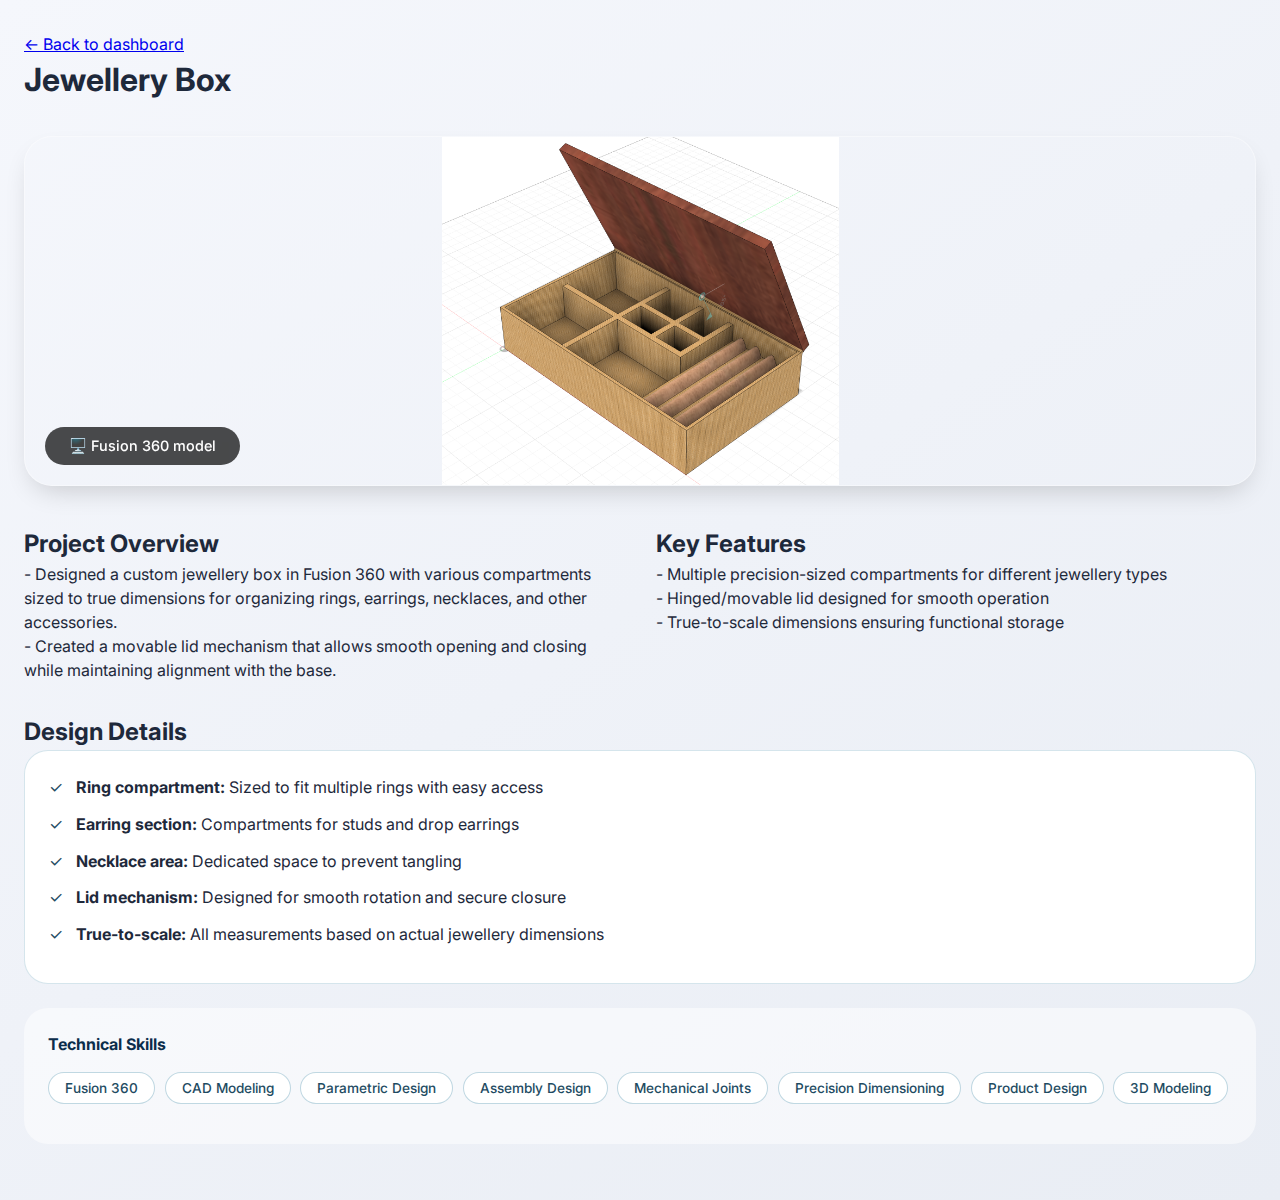
<file: jewellery-box.html>
<!DOCTYPE html>
<html lang="en">
<head>
  <meta charset="UTF-8">
  <meta name="viewport" content="width=device-width, initial-scale=1.0">
  <title>Jewellery Box · Fusion 360 · Riya Shah</title>
  
  <!-- Same fonts as main dashboard -->
  <link href="https://fonts.googleapis.com/css2?family=Inter:wght@400;500;600;700&display=swap" rel="stylesheet">
  
  <!-- Link to your main stylesheet -->
  <link rel="stylesheet" href="../styles.css">
  
  <!-- Page specific styles - MINIMAL additions to keep your format -->
  <style>
    
    .skill-badges {
      display: flex;
      gap: 0.8rem;
      flex-wrap: wrap;
      margin: 1rem 0 1.5rem 0;
    }
    
    .skill-badge {
      background: rgba(233, 232, 232, 0.5);
      color: #1e4b62;
      padding: 0.4rem 1.2rem;
      border-radius: 50px;
      font-size: 0.8rem;
      font-weight: 700;
      text-transform: uppercase;
      letter-spacing: 0.03em;
      border: 1px solid rgba(45, 127, 158, 0.3);
    }
    
    .skill-badge.highlight {
      background: #1e4b62;
      color: white;
    }
    
    /* PCB Image Gallery - Clean and simple */
    .pcb-gallery {
      display: grid;
      grid-template-columns: 2fr 1fr;
      gap: 1.2rem;
      margin: 2rem 0 2.5rem 0;
    }
    
    .pcb-main {
      background-image: url('../images/silver-pcb-complete.jpg');
      background-size: cover;
      background-position: center;
      border-radius: 24px;
      height: 320px;
      box-shadow: 0 8px 20px -8px rgba(0,0,0,0.2);
      border: 1px solid rgba(255,255,255,0.4);
      position: relative;
    }
    
    .pcb-secondary {
      display: grid;
      grid-template-rows: 1fr 1fr;
      gap: 1.2rem;
    }
    
    .pcb-secondary-item {
      background-size: cover;
      background-position: center;
      border-radius: 24px;
      box-shadow: 0 8px 20px -8px rgba(0,0,0,0.2);
      border: 1px solid rgba(255,255,255,0.4);
      position: relative;
    }
    
    .pcb-caption {
      position: absolute;
      bottom: 16px;
      left: 16px;
      background: rgba(0,0,0,0.7);
      backdrop-filter: blur(4px);
      color: white;
      padding: 0.4rem 1.2rem;
      border-radius: 50px;
      font-size: 0.8rem;
      font-weight: 500;
    }
    
    /* Two column layout for skills + specs */
    .two-column {
      display: grid;
      grid-template-columns: 1fr 1fr;
      gap: 2rem;
      margin: 2rem 0;
    }
    
    
    /* Skills list - compact */
    .skills-compact {
      display: flex;
      flex-wrap: wrap;
      gap: 0.6rem;
      margin: 1rem 0;
    }
    
    .skills-compact span {
      background: white;
      padding: 0.3rem 1rem;
      border-radius: 50px;
      font-size: 0.85rem;
      font-weight: 500;
      color: #1e4b62;
      border: 1px solid rgba(45,127,158,0.3);
    }
    
    @media (max-width: 768px) {
      .pcb-gallery {
        grid-template-columns: 1fr;
      }
      .two-column {
        grid-template-columns: 1fr;
      }
    }
  </style>
</head>
<body>
  <div class="project-page">
    
    <!-- Back to dashboard -->
    <a href="/index.html" class="back-link">
      ← Back to dashboard
    </a>
    
    <!-- ===== HEADER ===== -->
    <div class="project-header">
      <h1 class="project-title">Jewellery Box</h1>
    </div>
    
    <!-- ===== PHOTO GALLERY - ONE PHOTO ===== -->
    <div style="display: grid; grid-template-columns: 1fr; gap: 1.5rem; margin: 2rem 0 2.5rem 0; width: 100%;">
      
      <!-- Image: Fusion 360 CAD model -->
      <div style="background-image: url('images/jewellery-box.png'); background-size: contain; background-repeat: no-repeat; background-position: center; border-radius: 28px; height: 350px; box-shadow: 0 12px 28px -10px rgba(0,0,0,0.2); border: 1px solid rgba(255,255,255,0.4); position: relative;">
        <span style="position: absolute; bottom: 20px; left: 20px; background: rgba(0,0,0,0.7); backdrop-filter: blur(4px); color: white; padding: 0.5rem 1.5rem; border-radius: 50px; font-size: 0.9rem; font-weight: 500;">🖥️ Fusion 360 model</span>
      </div>
      
    </div>
    
    <!-- ===== TWO COLUMN LAYOUT: OVERVIEW + KEY FEATURES ===== -->
    <div class="two-column">
      
      <!-- LEFT COLUMN: Project Overview -->
      <div class="project-section">
        <h2>Project Overview</h2>
        <p>
          - Designed a custom jewellery box in Fusion 360 with various compartments sized to true dimensions for organizing rings, earrings, necklaces, and other accessories.
        </p>
        <p>
          - Created a movable lid mechanism that allows smooth opening and closing while maintaining alignment with the base.
        </p>
      </div>
      
      <!-- RIGHT COLUMN: Key Features -->
      <div class="project-section">
        <h2>Key Features</h2>
        <p>
          - Multiple precision-sized compartments for different jewellery types
        </p>
        <p>
          - Hinged/movable lid designed for smooth operation
        </p>
        <p>
          - True-to-scale dimensions ensuring functional storage
        </p>
      </div>
      
    </div>
    
    <!-- ===== DETAILED DESIGN ===== -->
    <div class="project-section">
      <h2>Design Details</h2>
      <div style="background: white; padding: 1.5rem; border-radius: 24px; border: 1px solid rgba(45,127,158,0.2);">
        <ul style="list-style: none; padding: 0;">
          <li style="margin-bottom: 0.8rem; display: flex; gap: 0.8rem;">
            <span style="color: #1e4b62;">✓</span>
            <span><strong>Ring compartment:</strong> Sized to fit multiple rings with easy access</span>
          </li>
          <li style="margin-bottom: 0.8rem; display: flex; gap: 0.8rem;">
            <span style="color: #1e4b62;">✓</span>
            <span><strong>Earring section:</strong> Compartments for studs and drop earrings</span>
          </li>
          <li style="margin-bottom: 0.8rem; display: flex; gap: 0.8rem;">
            <span style="color: #1e4b62;">✓</span>
            <span><strong>Necklace area:</strong> Dedicated space to prevent tangling</span>
          </li>
          <li style="margin-bottom: 0.8rem; display: flex; gap: 0.8rem;">
            <span style="color: #1e4b62;">✓</span>
            <span><strong>Lid mechanism:</strong> Designed for smooth rotation and secure closure</span>
          </li>
          <li style="margin-bottom: 0.8rem; display: flex; gap: 0.8rem;">
            <span style="color: #1e4b62;">✓</span>
            <span><strong>True-to-scale:</strong> All measurements based on actual jewellery dimensions</span>
          </li>
        </ul>
      </div>
    </div>
    
    <!-- ===== SKILLS SUMMARY - COMPACT BADGES ===== -->
    <div style="background: rgba(255,255,255,0.5); border-radius: 24px; padding: 1.5rem; margin: 1.5rem 0;">
      <p style="font-weight: 700; color: #0b2d4b; margin-bottom: 1rem;">Technical Skills</p>
      <div class="skills-compact">
        <span>Fusion 360</span>
        <span>CAD Modeling</span>
        <span>Parametric Design</span>
        <span>Assembly Design</span>
        <span>Mechanical Joints</span>
        <span>Precision Dimensioning</span>
        <span>Product Design</span>
        <span>3D Modeling</span>
      </div>
    </div>
    
  </div>
</body>
</html>
</file>
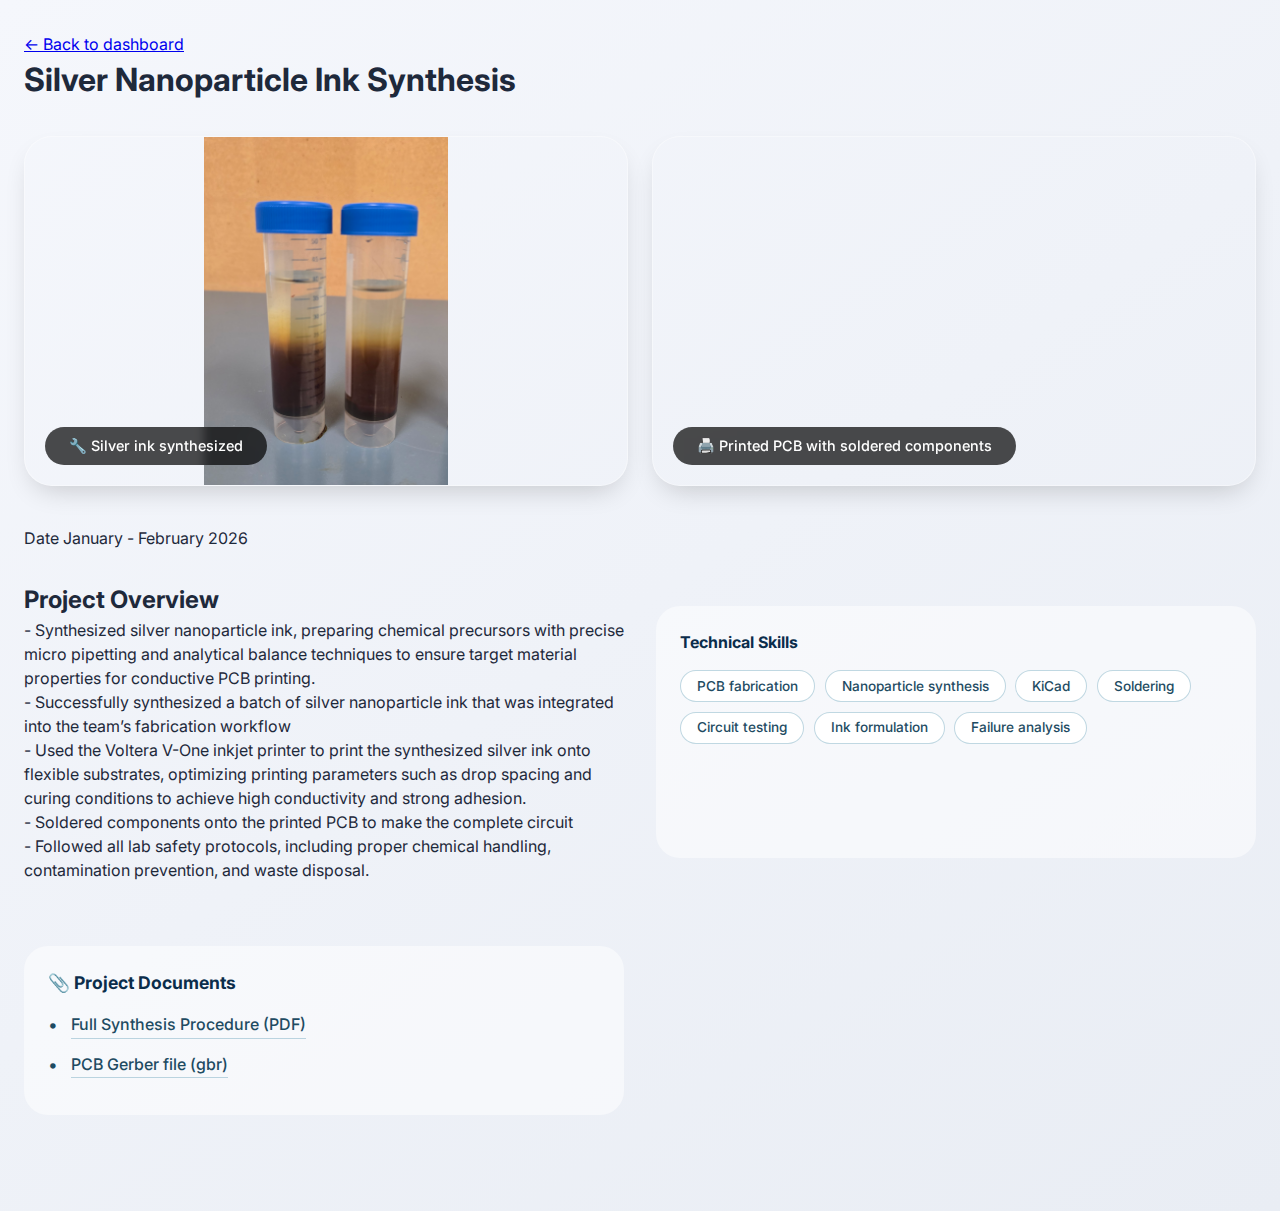
<file: silver-ink.html>
<!DOCTYPE html>
<html lang="en">
<head>
  <meta charset="UTF-8">
  <meta name="viewport" content="width=device-width, initial-scale=1.0">
  <title>Silver Nanoparticle Ink · Riya Shah</title>
  
  <!-- Same fonts as main dashboard -->
  <link href="https://fonts.googleapis.com/css2?family=Inter:wght@400;500;600;700&display=swap" rel="stylesheet">
  
  <!-- Link to your main stylesheet -->
  <link rel="stylesheet" href="../styles.css">
  
  <!-- Page specific styles - MINIMAL additions to keep your format -->
  <style>
    
    .skill-badges {
      display: flex;
      gap: 0.8rem;
      flex-wrap: wrap;
      margin: 1rem 0 1.5rem 0;
    }
    
    .skill-badge {
      background: rgba(233, 232, 232, 0.5);
      color: #1e4b62;
      padding: 0.4rem 1.2rem;
      border-radius: 50px;
      font-size: 0.8rem;
      font-weight: 700;
      text-transform: uppercase;
      letter-spacing: 0.03em;
      border: 1px solid rgba(45, 127, 158, 0.3);
    }
    
    .skill-badge.highlight {
      background: #1e4b62;
      color: white;
    }
    
    /* PCB Image Gallery - Clean and simple */
    .pcb-gallery {
      display: grid;
      grid-template-columns: 2fr 1fr;
      gap: 1.2rem;
      margin: 2rem 0 2.5rem 0;
    }
    
    .pcb-main {
      background-image: url('../images/silver-pcb-complete.jpg');
      background-size: cover;
      background-position: center;
      border-radius: 24px;
      height: 320px;
      box-shadow: 0 8px 20px -8px rgba(0,0,0,0.2);
      border: 1px solid rgba(255,255,255,0.4);
      position: relative;
    }
    
    .pcb-secondary {
      display: grid;
      grid-template-rows: 1fr 1fr;
      gap: 1.2rem;
    }
    
    .pcb-secondary-item {
      background-size: cover;
      background-position: center;
      border-radius: 24px;
      box-shadow: 0 8px 20px -8px rgba(0,0,0,0.2);
      border: 1px solid rgba(255,255,255,0.4);
      position: relative;
    }
    
    .pcb-caption {
      position: absolute;
      bottom: 16px;
      left: 16px;
      background: rgba(0,0,0,0.7);
      backdrop-filter: blur(4px);
      color: white;
      padding: 0.4rem 1.2rem;
      border-radius: 50px;
      font-size: 0.8rem;
      font-weight: 500;
    }
    
    /* Two column layout for skills + specs */
    .two-column {
      display: grid;
      grid-template-columns: 1fr 1fr;
      gap: 2rem;
      margin: 2rem 0;
    }
    
    /* Soldering/PCB achievement cards */
    .achievement-cards {
      display: grid;
      grid-template-columns: 1fr 1fr;
      gap: 1rem;
      margin-top: 1.5rem;
    }
    
    .achievement-card {
      background: rgba(255,255,255,0.7);
      border-radius: 20px;
      padding: 1.3rem;
      border: 1px solid rgba(45,127,158,0.2);
    }
    
    .achievement-icon {
      font-size: 1.8rem;
      margin-bottom: 0.5rem;
    }
    
    .achievement-title {
      font-weight: 700;
      color: #0b2d4b;
      font-size: 1.1rem;
      margin-bottom: 0.3rem;
    }
    
    .achievement-desc {
      font-size: 0.9rem;
      color: #2c4a5e;
      margin: 0;
    }
    
    /* Skills list - compact */
    .skills-compact {
      display: flex;
      flex-wrap: wrap;
      gap: 0.6rem;
      margin: 1rem 0;
    }
    
    .skills-compact span {
      background: white;
      padding: 0.3rem 1rem;
      border-radius: 50px;
      font-size: 0.85rem;
      font-weight: 500;
      color: #1e4b62;
      border: 1px solid rgba(45,127,158,0.3);
    }
    
    @media (max-width: 768px) {
      .pcb-gallery {
        grid-template-columns: 1fr;
      }
      .two-column {
        grid-template-columns: 1fr;
      }
    }
  </style>
</head>
<body>
  <div class="project-page">
    
    <!-- Back to dashboard -->
    <a href="/index.html" class="back-link">
      ← Back to dashboard
    </a>
    
    <!-- ===== HEADER ===== -->
    <div class="project-header">
      <h1 class="project-title">Silver Nanoparticle Ink Synthesis</h1>
    </div>
    
<!-- ===== PCB IMAGE GALLERY - TWO PHOTOS SIDE BY SIDE ===== -->
<div style="display: grid; grid-template-columns: 1fr 1fr; gap: 1.5rem; margin: 2rem 0 2.5rem 0; width: 100%;">
  
  <!-- Left image: Silver ink synthesis -->
  <div style="background-image: url('../images/silver-ink.jpg'); background-size: contain; background-repeat: no-repeat; background-position: center; border-radius: 28px; height: 350px; box-shadow: 0 12px 28px -10px rgba(0,0,0,0.2); border: 1px solid rgba(255,255,255,0.4); position: relative;">
    <span style="position: absolute; bottom: 20px; left: 20px; background: rgba(0,0,0,0.7); backdrop-filter: blur(4px); color: white; padding: 0.5rem 1.5rem; border-radius: 50px; font-size: 0.9rem; font-weight: 500;">🔧 Silver ink synthesized</span>
  </div>
  
  <!-- Right image: Printed PCB with soldered components -->
  <div style="background-image: url('../images/PCB-silver.jpg'); background-size: contain; background-repeat: no-repeat; background-position: center; border-radius: 28px; height: 350px; box-shadow: 0 12px 28px -10px rgba(0,0,0,0.2); border: 1px solid rgba(255,255,255,0.4); position: relative;">
    <span style="position: absolute; bottom: 20px; left: 20px; background: rgba(0,0,0,0.7); backdrop-filter: blur(4px); color: white; padding: 0.5rem 1.5rem; border-radius: 50px; font-size: 0.9rem; font-weight: 500;">🖨️ Printed PCB with soldered components</span>
  </div>
  
</div>    

    <!-- ===== PROJECT DETAILS GRID ===== -->

      <div class="detail-item">
        <span class="detail-label">Date</span>
        <span class="detail-value">January - February 2026</span>
      </div>
    
    <!-- ===== TWO COLUMN LAYOUT: OVERVIEW + PCB SPECS ===== -->
    <div class="two-column">
      
      <!-- LEFT COLUMN: Project Overview (your original) -->
      <div class="project-section">
        <h2>Project Overview</h2>
        <p>
          - Synthesized silver nanoparticle ink, preparing chemical precursors with precise micro pipetting and analytical balance techniques to ensure target material properties for conductive PCB printing.
        </p>
        </p>
          - Successfully synthesized a batch of silver nanoparticle ink that was integrated into the team’s fabrication workflow
        </p>
        </p>
          -  Used the Voltera V-One inkjet printer to print the synthesized silver ink onto flexible substrates, optimizing printing parameters such as drop spacing and curing conditions to achieve high conductivity and strong adhesion.
        </p>
        </p>
          -  Soldered components onto the printed PCB to make the complete circuit
        </p>
        </p>
          - Followed all lab safety protocols, including proper chemical handling, contamination prevention, and waste disposal.
        </p>

      </div>
    
    <!-- ===== SKILLS SUMMARY - COMPACT BADGES ===== -->
    <div style="background: rgba(255,255,255,0.5); border-radius: 24px; padding: 1.5rem; margin: 1.5rem 0;">
      <p style="font-weight: 700; color: #0b2d4b; margin-bottom: 1rem;">Technical Skills</p>
      <div class="skills-compact">
        <span>PCB fabrication</span>
        <span>Nanoparticle synthesis</span>
        <span>KiCad</span>
        <span>Soldering</span>
        <span>Circuit testing</span>
        <span>Ink formulation</span>
        <span>Failure analysis</span>
      </div>
    </div>
    
    <!-- ===== LINKS SECTION ===== -->
    <div style="margin: 2rem 0; padding: 1.5rem; background: rgba(255,255,255,0.5); border-radius: 24px;">
      <p style="font-weight: 700; color: #0b2d4b; margin-bottom: 1rem; font-size: 1.1rem;">📎 Project Documents</p>
  
     <ul style="list-style: none; padding: 0; margin: 0;">
      <li style="margin-bottom: 0.8rem; display: flex; align-items: center;">
       <span style="color: #1e4b62; margin-right: 0.8rem; font-size: 1.1rem;">•</span>
       <a href="/files/lab-procedure.pdf" style="color: #1e4b62; text-decoration: none; font-weight: 500; border-bottom: 1px solid rgba(45,127,158,0.3); padding-bottom: 0.1rem;">Full Synthesis Procedure (PDF)
       </a>
     </li>

     <li style="margin-bottom: 0.8rem; display: flex; align-items: center;">
       <span style="color: #1e4b62; margin-right: 0.8rem; font-size: 1.1rem;">•</span>
       <a href="/files/uwnrg-F_Cu.gbr" style="color: #1e4b62; text-decoration: none; font-weight: 500; border-bottom: 1px solid rgba(45,127,158,0.3); padding-bottom: 0.1rem;">PCB Gerber file (gbr)
       </a>
     </li>
    <div>
    
  </div>
</body>
</html>
</file>
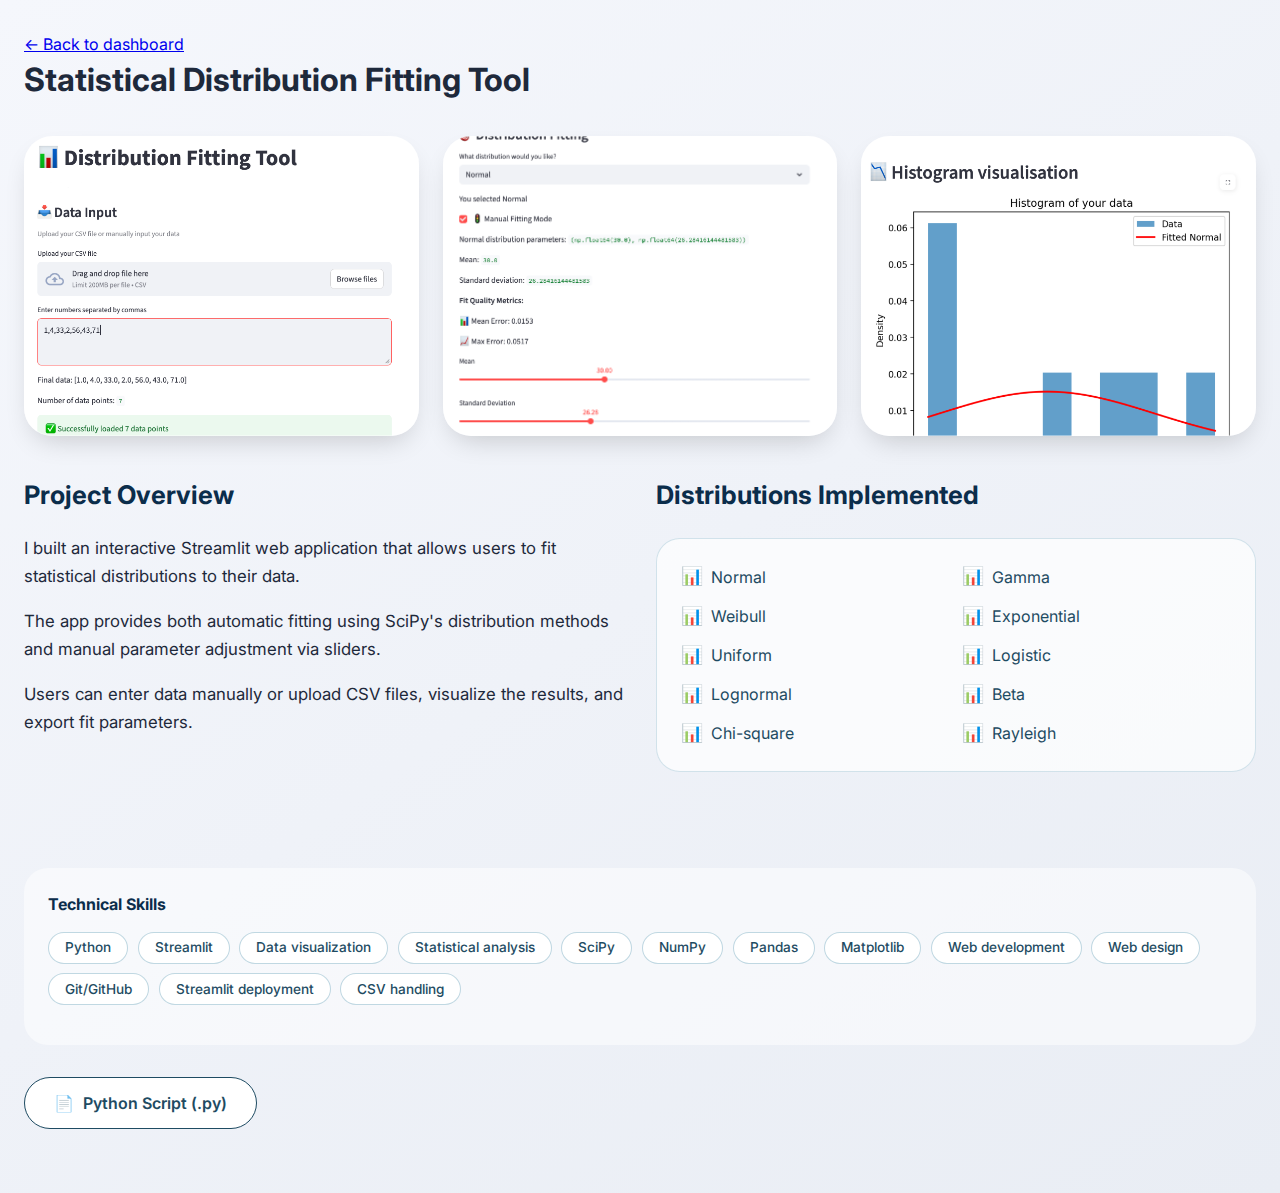
<file: stats-distribution.html>
<!DOCTYPE html>
<html lang="en">
<head>
  <meta charset="UTF-8">
  <meta name="viewport" content="width=device-width, initial-scale=1.0">
  <title>Statistical Distribution Fitting Tool · Riya Shah</title>
  
  <!-- Same fonts as main dashboard -->
  <link href="https://fonts.googleapis.com/css2?family=Inter:wght@400;500;600;700&display=swap" rel="stylesheet">
  
  <!-- Link to your main stylesheet -->
  <link rel="stylesheet" href="styles.css">
  
  <!-- Page specific styles - MINIMAL additions to keep your format -->
  <style>
    
    .skill-badges {
      display: flex;
      gap: 0.8rem;
      flex-wrap: wrap;
      margin: 1rem 0 1.5rem 0;
    }
    
    .skill-badge {
      background: rgba(233, 232, 232, 0.5);
      color: #1e4b62;
      padding: 0.4rem 1.2rem;
      border-radius: 50px;
      font-size: 0.8rem;
      font-weight: 700;
      text-transform: uppercase;
      letter-spacing: 0.03em;
      border: 1px solid rgba(45, 127, 158, 0.3);
    }
    
    .skill-badge.highlight {
      background: #1e4b62;
      color: white;
    }
    
    /* Photo Gallery - Three images grid */
    .photo-gallery {
      display: grid;
      grid-template-columns: repeat(3, 1fr);
      gap: 1.5rem;
      margin: 2rem 0 2.5rem 0;
    }
    
    .gallery-image {
      background-size: cover;
      background-position: center;
      border-radius: 28px;
      height: 300px;
      box-shadow: 0 12px 28px -10px rgba(0,0,0,0.2);
      border: 1px solid rgba(255,255,255,0.4);
      position: relative;
    }
    
    .image-caption {
      position: absolute;
      bottom: 20px;
      left: 20px;
      background: rgba(0,0,0,0.7);
      backdrop-filter: blur(4px);
      color: white;
      padding: 0.5rem 1.5rem;
      border-radius: 50px;
      font-size: 0.9rem;
      font-weight: 500;
    }
    
    /* Two column layout for content */
    .two-column {
      display: grid;
      grid-template-columns: 1fr 1fr;
      gap: 2rem;
      margin: 2rem 0;
    }
    
    /* Distribution list */
    .distro-list {
      display: grid;
      grid-template-columns: repeat(2, 1fr);
      gap: 0.8rem;
      background: rgba(255,255,255,0.7);
      padding: 1.5rem;
      border-radius: 24px;
      border: 1px solid rgba(45,127,158,0.2);
      margin: 1.5rem 0;
    }
    
    .distro-item {
      display: flex;
      align-items: center;
      gap: 0.5rem;
      font-size: 1rem;
      color: #1e4b62;
    }
    
    .distro-item::before {
      content: "📊";
      font-size: 1.1rem;
    }
    
    /* Deployment links */
    .deployment-links {
      display: flex;
      gap: 1rem;
      margin: 2rem 0;
      flex-wrap: wrap;
    }
    
    .deploy-button {
      display: inline-flex;
      align-items: center;
      gap: 0.6rem;
      background: white;
      border: 1.5px solid #1e4b62;
      padding: 0.8rem 1.8rem;
      border-radius: 50px;
      text-decoration: none;
      color: #1e4b62;
      font-weight: 600;
      transition: all 0.2s;
    }
    
    .deploy-button:hover {
      background: #1e4b62;
      color: white;
    }
    
    .deploy-button.primary {
      background: #1e4b62;
      color: white;
    }
    
    .deploy-button.primary:hover {
      background: #0b2d4b;
    }
    
    /* Skills list - compact */
    .skills-compact {
      display: flex;
      flex-wrap: wrap;
      gap: 0.6rem;
      margin: 1rem 0;
    }
    
    .skills-compact span {
      background: white;
      padding: 0.3rem 1rem;
      border-radius: 50px;
      font-size: 0.85rem;
      font-weight: 500;
      color: #1e4b62;
      border: 1px solid rgba(45,127,158,0.3);
    }
    
    /* Section styling */
    .project-section {
      margin-bottom: 2.5rem;
    }
    
    .project-section h2 {
      font-size: 1.6rem;
      font-weight: 700;
      color: #0b2d4b;
      margin-bottom: 1.2rem;
    }
    
    .project-section h3 {
      font-size: 1.2rem;
      font-weight: 600;
      color: #1a4a6b;
      margin: 1.5rem 0 1rem 0;
    }
    
    .project-section p {
      font-size: 1.05rem;
      line-height: 1.7;
      color: #1e293b;
      margin-bottom: 1rem;
    }
    
    @media (max-width: 768px) {
      .photo-gallery {
        grid-template-columns: 1fr;
      }
      .two-column {
        grid-template-columns: 1fr;
      }
      .distro-list {
        grid-template-columns: 1fr;
      }
    }
  </style>
</head>
<body>
  <div class="project-page">
    
    <!-- Back to dashboard -->
    <a href="index.html" class="back-link">
      ← Back to dashboard
    </a>
    
    <!-- ===== HEADER ===== -->
    <div class="project-header">
      <h1 class="project-title">Statistical Distribution Fitting Tool</h1>
    </div>
    
    <!-- ===== PHOTO GALLERY - THREE SCREENSHOTS ===== -->
    <div class="photo-gallery">
      
      <div class="gallery-image" style="background-image: url('images/Stats-1.png'); background-size: cover; background-position: top;">
      </div>
      
      <div class="gallery-image" style="background-image: url('images/Stats-2.png'); background-size: cover; background-position: center;">
      </div>
      
      <div class="gallery-image" style="background-image: url('images/Stats-3.png'); background-size: cover; background-position: top;">
      </div>
      
    </div>
    
    <!-- ===== TWO COLUMN LAYOUT: OVERVIEW + DISTRIBUTIONS ===== -->
    <div class="two-column">
      
      <!-- LEFT COLUMN: Project Overview -->
      <div class="project-section">
        <h2>Project Overview</h2>
        <p>
          I built an interactive Streamlit web application that allows users to fit statistical distributions to their data.
        </p>
        <p>
          The app provides both automatic fitting using SciPy's distribution methods and manual parameter adjustment via sliders.
        </p>
        <p>
          Users can enter data manually or upload CSV files, visualize the results, and export fit parameters.
        </p>
      </div>
      
      <!-- RIGHT COLUMN: Distributions Implemented -->
      <div class="project-section">
        <h2>Distributions Implemented</h2>
        <div class="distro-list">
          <span class="distro-item">Normal</span>
          <span class="distro-item">Gamma</span>
          <span class="distro-item">Weibull</span>
          <span class="distro-item">Exponential</span>
          <span class="distro-item">Uniform</span>
          <span class="distro-item">Logistic</span>
          <span class="distro-item">Lognormal</span>
          <span class="distro-item">Beta</span>
          <span class="distro-item">Chi-square</span>
          <span class="distro-item">Rayleigh</span>
        </div>
      </div>
      
    </div>
    
    <!-- ===== SKILLS SUMMARY - COMPACT BADGES ===== -->
    <div style="background: rgba(255,255,255,0.5); border-radius: 24px; padding: 1.5rem; margin: 1.5rem 0;">
      <p style="font-weight: 700; color: #0b2d4b; margin-bottom: 1rem;">Technical Skills</p>
      <div class="skills-compact">
        <span>Python</span>
        <span>Streamlit</span>
        <span>Data visualization</span>
        <span>Statistical analysis</span>
        <span>SciPy</span>
        <span>NumPy</span>
        <span>Pandas</span>
        <span>Matplotlib</span>
        <span>Web development</span>
        <span>Web design</span>
        <span>Git/GitHub</span>
        <span>Streamlit deployment</span>
        <span>CSV handling</span>
      </div>
    </div>
    
    <!-- ===== PYTHON SCRIPT LINK ===== -->
    <div class="deployment-links">
      <a href="files/app.py" class="deploy-button" target="_blank">
        <span>📄</span>
        Python Script (.py)
      </a>
    </div>
    
  </div>
</body>
</html>
</file>
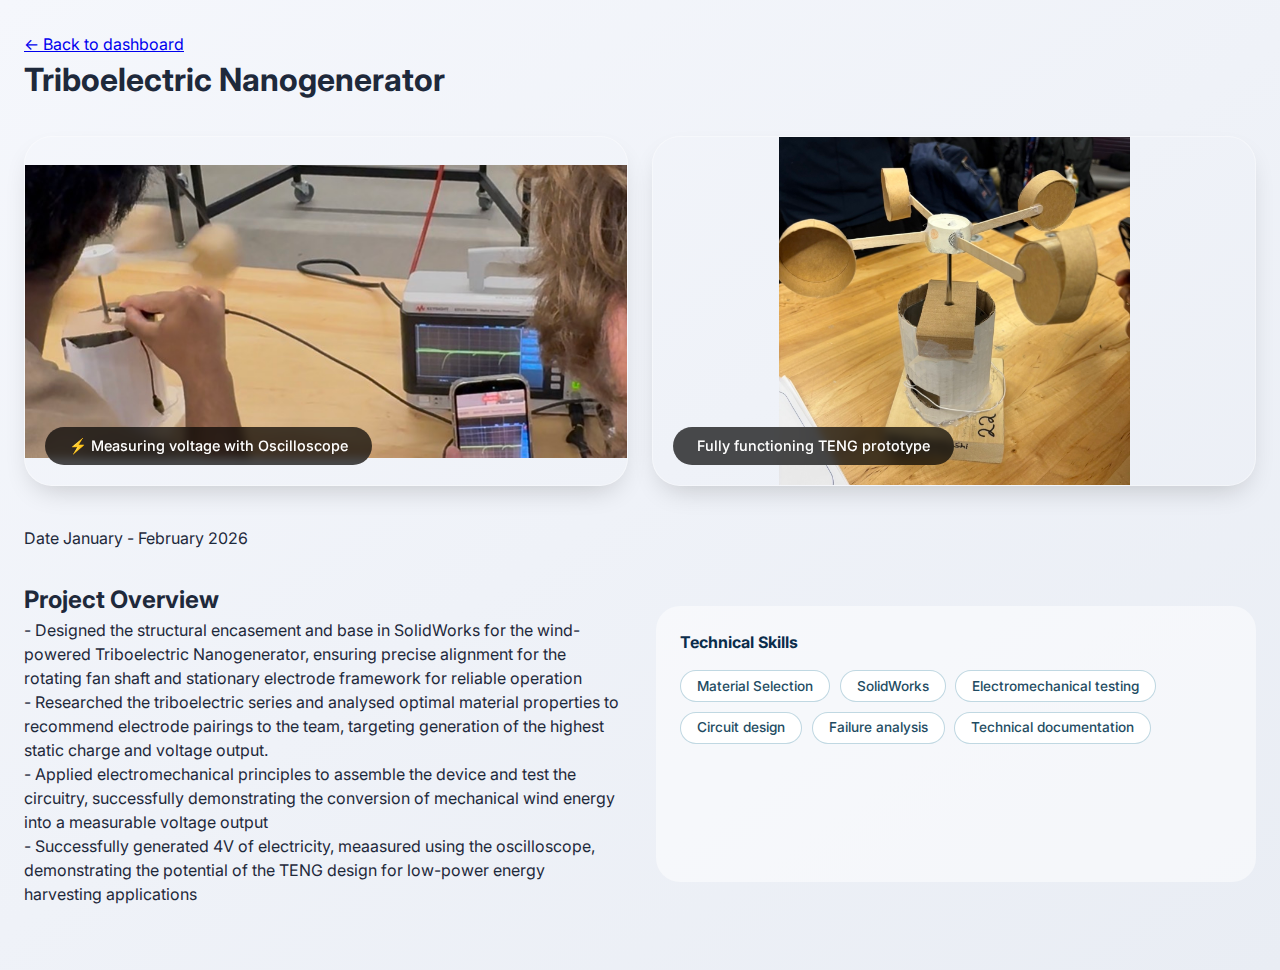
<file: TENG.html>
<!DOCTYPE html>
<html lang="en">
<head>
  <meta charset="UTF-8">
  <meta name="viewport" content="width=device-width, initial-scale=1.0">
  <title>TENG · Riya Shah</title>
  
  <!-- Same fonts as main dashboard -->
  <link href="https://fonts.googleapis.com/css2?family=Inter:wght@400;500;600;700&display=swap" rel="stylesheet">
  
  <!-- Link to your main stylesheet -->
  <link rel="stylesheet" href="../styles.css">
  
  <!-- Page specific styles - MINIMAL additions to keep your format -->
  <style>
    
    .skill-badges {
      display: flex;
      gap: 0.8rem;
      flex-wrap: wrap;
      margin: 1rem 0 1.5rem 0;
    }
    
    .skill-badge {
      background: rgba(29, 78, 98, 0.12);
      color: #1e4b62;
      padding: 0.4rem 1.2rem;
      border-radius: 50px;
      font-size: 0.8rem;
      font-weight: 700;
      text-transform: uppercase;
      letter-spacing: 0.03em;
      border: 1px solid rgba(45, 127, 158, 0.3);
    }
    
    .skill-badge.highlight {
      background: #1e4b62;
      color: white;
    }
    
    /* PCB Image Gallery - Clean and simple */
    .pcb-gallery {
      display: grid;
      grid-template-columns: 2fr 1fr;
      gap: 1.2rem;
      margin: 2rem 0 2.5rem 0;
    }
    
    .pcb-main {
      background-image: url('../images/silver-pcb-complete.jpg');
      background-size: cover;
      background-position: center;
      border-radius: 24px;
      height: 320px;
      box-shadow: 0 8px 20px -8px rgba(0,0,0,0.2);
      border: 1px solid rgba(255,255,255,0.4);
      position: relative;
    }
    
    .pcb-secondary {
      display: grid;
      grid-template-rows: 1fr 1fr;
      gap: 1.2rem;
    }
    
    .pcb-secondary-item {
      background-size: cover;
      background-position: center;
      border-radius: 24px;
      box-shadow: 0 8px 20px -8px rgba(0,0,0,0.2);
      border: 1px solid rgba(255,255,255,0.4);
      position: relative;
    }
    
    .pcb-caption {
      position: absolute;
      bottom: 16px;
      left: 16px;
      background: rgba(0,0,0,0.7);
      backdrop-filter: blur(4px);
      color: white;
      padding: 0.4rem 1.2rem;
      border-radius: 50px;
      font-size: 0.8rem;
      font-weight: 500;
    }
    
    /* Two column layout for skills + specs */
    .two-column {
      display: grid;
      grid-template-columns: 1fr 1fr;
      gap: 2rem;
      margin: 2rem 0;
    }
    
    
    /* Skills list - compact */
    .skills-compact {
      display: flex;
      flex-wrap: wrap;
      gap: 0.6rem;
      margin: 1rem 0;
    }
    
    .skills-compact span {
      background: white;
      padding: 0.3rem 1rem;
      border-radius: 50px;
      font-size: 0.85rem;
      font-weight: 500;
      color: #1e4b62;
      border: 1px solid rgba(45,127,158,0.3);
    }
    
    @media (max-width: 768px) {
      .pcb-gallery {
        grid-template-columns: 1fr;
      }
      .two-column {
        grid-template-columns: 1fr;
      }
    }
  </style>
</head>
<body>
  <div class="project-page">
    
    <!-- Back to dashboard -->
    <a href="/index.html" class="back-link">
      ← Back to dashboard
    </a>
    
    <!-- ===== HEADER ===== -->
    <div class="project-header">
      <h1 class="project-title">Triboelectric Nanogenerator</h1>
    </div>
    
<!-- ===== PCB IMAGE GALLERY - TWO PHOTOS SIDE BY SIDE ===== -->
<div style="display: grid; grid-template-columns: 1fr 1fr; gap: 1.5rem; margin: 2rem 0 2.5rem 0; width: 100%;">
  
  <!-- Left image: Silver ink synthesis -->
  <div style="background-image: url('images/TENG-2.jpg'); background-size: contain; background-repeat: no-repeat; background-position: center; border-radius: 28px; height: 350px; box-shadow: 0 12px 28px -10px rgba(0,0,0,0.2); border: 1px solid rgba(255,255,255,0.4); position: relative;">
    <span style="position: absolute; bottom: 20px; left: 20px; background: rgba(0,0,0,0.7); backdrop-filter: blur(4px); color: white; padding: 0.5rem 1.5rem; border-radius: 50px; font-size: 0.9rem; font-weight: 500;">⚡️ Measuring voltage with Oscilloscope</span>
  </div>
  
  <!-- Right image: Printed PCB with soldered components -->
  <div style="background-image: url('images/TENG.jpg'); background-size: contain; background-repeat: no-repeat; background-position: center; border-radius: 28px; height: 350px; box-shadow: 0 12px 28px -10px rgba(0,0,0,0.2); border: 1px solid rgba(255,255,255,0.4); position: relative;">
    <span style="position: absolute; bottom: 20px; left: 20px; background: rgba(0,0,0,0.7); backdrop-filter: blur(4px); color: white; padding: 0.5rem 1.5rem; border-radius: 50px; font-size: 0.9rem; font-weight: 500;">Fully functioning TENG prototype</span>
  </div>
  
</div>    

    <!-- ===== PROJECT DETAILS GRID ===== -->

      <div class="detail-item">
        <span class="detail-label">Date</span>
        <span class="detail-value">January - February 2026</span>
      </div>
    
    <!-- ===== TWO COLUMN LAYOUT: OVERVIEW + PCB SPECS ===== -->
    <div class="two-column">
      
      <!-- LEFT COLUMN: Project Overview (your original) -->
      <div class="project-section">
        <h2>Project Overview</h2>
        <p>
          - Designed the structural encasement and base in SolidWorks for the wind-powered Triboelectric Nanogenerator, ensuring precise alignment for the rotating fan shaft and stationary electrode framework for reliable operation
        </p>
        </p>
          - Researched the triboelectric series and analysed optimal material properties to recommend electrode pairings to the team, targeting generation of the highest static charge and voltage output.
        </p>
        </p>
          -  Applied electromechanical principles to assemble the device and test the circuitry, successfully demonstrating the conversion of mechanical wind energy into a measurable voltage output
        <p>
        
        </p>
          -  Successfully generated 4V of electricity, meaasured using the oscilloscope, demonstrating the potential of the TENG design for low-power energy harvesting applications
        <p>

      </div>
    
    <!-- ===== SKILLS SUMMARY - COMPACT BADGES ===== -->
    <div style="background: rgba(255,255,255,0.5); border-radius: 24px; padding: 1.5rem; margin: 1.5rem 0;">
      <p style="font-weight: 700; color: #0b2d4b; margin-bottom: 1rem;">Technical Skills</p>
      <div class="skills-compact">
        <span>Material Selection</span>
        <span>SolidWorks</span>
        <span>Electromechanical testing</span>
        <span>Circuit design</span>
        <span>Failure analysis</span>
        <span>Technical documentation</span>
      </div>
    </div>
    
  </div>
</body>
</html>
</file>
<file: styles.css>
/* Applies to whole page */
* {
  margin: 0;
  padding: 0;
  box-sizing: border-box;
}

body {
  background: linear-gradient(145deg, #f5f7fc 0%, #e9edf4 100%);
  font-family: 'Inter', -apple-system, BlinkMacSystemFont, 'Segoe UI', Roboto, Helvetica, Arial, sans-serif;
  padding: 2rem 1.5rem;
  min-height: 100vh;
  display: flex;
  flex-direction: column;
  align-items: center;
  color: #1e293b;
  line-height: 1.5;
}

/* ========== STUDENT INFO - CENTERED ========== */
.student-info {
  text-align: center;           /* ← Centers all text */
  margin-bottom: 3rem;         /* ← SPACE between name and dashboard */
  padding-bottom: 1.5rem;
  border-bottom: 1px solid rgba(45, 127, 158, 0.16);  /* Optional divider */
}

.student-name {
  font-size: 2.4rem;
  font-weight: 700;
  letter-spacing: -0.02em;
  color: #0b2d4b;
  margin-bottom: 0.3rem;
  line-height: 1.2;
}

.student-program {
  font-size: 1.2rem;
  font-weight: 500;
  color: #1e4b62;
  margin-bottom: 0.2rem;
}

.student-school {
  font-size: 1.1rem;
  font-weight: 400;
  color: #5c7f8c;
  margin-bottom: 0;
}

/* ========== ADD SPACE BEFORE DASHBOARD HEADER ========== */
.dashboard-header {
  margin-top: 1rem;            /* ← Extra space after student info */
}

/* ----- main white card that holds everything ----- */
.dashboard {
  max-width: 1280px;
  width: 100%;
  background: rgba(255, 255, 255, 0.58);
  backdrop-filter: blur(4px);
  -webkit-backdrop-filter: blur(4px);
  border-radius: 48px 48px 40px 40px;
  box-shadow: 0 20px 40px -10px rgba(0, 20, 40, 0.12), 0 8px 16px -8px rgba(0, 0, 0, 0.06);
  padding: 2.4rem 2.2rem;
  border: 1px solid rgba(255, 255, 255, 0.6);
}

/* ----- header section & project count ----- */
.dashboard-header {
  display: flex;
  justify-content: space-between;
  align-items: baseline;
  margin-bottom: 2.5rem;
  flex-wrap: wrap;
}

.dashboard-header h1 {
  font-weight: 620;
  font-size: 1.95rem;
  letter-spacing: -0.02em;
  background: linear-gradient(145deg, #0b2d4b, #1a4a6b);
  -webkit-background-clip: text;
  -webkit-text-fill-color: transparent;
  background-clip: text;
  padding-left: 1rem;
  line-height: 1.2;
}

.badge {
  background: #ffffffcc;
  backdrop-filter: blur(2px);
  padding: 0.5rem 1.2rem;
  border-radius: 60px;
  font-size: 0.9rem;
  font-weight: 520;
  color: #1e4b62;
  border: 0.5px solid rgba(45, 127, 158, 0.3);
  box-shadow: 0 2px 6px rgba(0, 0, 0, 0.02);
}

.badge span {
  font-style: normal;
  background: #1e4b62;
  color: white;
  border-radius: 20px;
  padding: 0.1rem 0.7rem;
  margin-left: 0.4rem;
}

/* ----- project grid – responsive square layout ----- */
.project-grid {
  display: grid;
  grid-template-columns: repeat(auto-fill, minmax(260px, 1fr));
  gap: 2rem 1.8rem;
}

/* ----- project card – square, clickable, clean cover ----- */
.project-card {
  background: white;
  border-radius: 28px;
  box-shadow: 0 8px 18px -6px rgba(0, 32, 64, 0.08), 0 2px 4px -2px rgba(0, 0, 0, 0.02);
  transition: all 0.25s ease;
  display: flex;
  flex-direction: column;
  aspect-ratio: 1 / 1;
  border: 1px solid rgba(255, 255, 255, 0.7);
  position: relative;
  cursor: pointer;
  text-decoration: none;
  color: inherit;
  overflow: hidden;
}

/* ----- cover photo area – shared by all cards ----- */
.card-cover {
  position: relative;
  width: 100%;
  flex: 1 1 80%;
  background-size: cover;
  background-position: center;
  background-repeat: no-repeat;
  display: flex;
  align-items: flex-end;
  transition: all 0.2s;
}

/* subtle gradient overlay for depth */
.card-cover::after {
  content: "";
  position: absolute;
  top: 0;
  left: 0;
  width: 100%;
  height: 100%;
  background: linear-gradient(0deg, rgba(0, 0, 0, 0.02) 0%, rgba(20, 40, 60, 0.02) 100%);
  pointer-events: none;
  transition: background 0.2s;
}

.project-card:hover .card-cover::after {
  background: linear-gradient(0deg, rgba(35, 107, 138, 0.06) 0%, rgba(28, 78, 108, 0.02) 80%);
}

/* ----- project title bar ----- */
.project-label {
  background: rgb(237, 217, 217);
  padding: 1rem 1.2rem;
  border-top: 1px solid rgba(0, 0, 0, 0.02);
  font-weight: 540;
  font-size: 1.05rem;
  display: flex;
  align-items: center;
  letter-spacing: -0.01em;
  color: #173a4c;
  border-radius: 0 0 28px 28px;
  flex: 0 0 auto;
  transition: background 0.1s;
}

.project-card:hover .project-label {
  background: #f6edf0;
  color: #0f475e;
}

/* small arrow indicator */
.project-label span {
  margin-left: 0.5rem;
  font-size: 1.2rem;
  opacity: 0.6;
  transition: transform 0.18s, opacity 0.18s;
}

.project-card:hover .project-label span {
  transform: translateX(4px);
  opacity: 1;
}

/* ----- COVER PHOTOS for each project ----- */
.cover-silver-ink{
  background-image: url('images/silver-ink.jpg');
  /* silver-ink */
}

.cover-flood-sensor {
  background-image: url('images/flood-sensor.jpg');
  /* suspension bridge – civil */
}

.cover-balance-buddy {
  background-image: url('images/balance_buddy.jpg');
  /* circuit board – electrical */
}

.cover-stats-distribution {
  background-image: url('images/stats-distribution.png');
  /* robotic arm – mechatronics */
}

.cover-TENG {
  background-image: url('images/TENG.jpg');
  /* fluid simulation – aerospace/mechanical */
}

.cover-CHIP {
  background-image: url('images/CHIP.png');
  /* solar panels – renewable energy */
}

.cover-jewellery-box {
  background-image: url('images/jewellery-box.png');
  /* 3D CAD model – design engineering */
}

.cover-embedded {
  background-image: url('images/eng-comp.jpg');
  /* embedded system – computer engineering */
}

/* ----- dashboard footer ----- */
.dashboard-footer {
  margin-top: 3rem;
  text-align: center;
  font-size: 0.85rem;
  color: #5c7f8c;
  border-top: 1px solid rgba(45, 127, 158, 0.16);
  padding-top: 1.8rem;
  letter-spacing: 0.3px;
  font-weight: 420;
}

.dashboard-footer span {
  background: rgba(255, 255, 255, 0.5);
  padding: 0.4rem 1.4rem;
  border-radius: 60px;
  backdrop-filter: blur(2px);
}

/* ----- responsive adjustments ----- */
@media (max-width: 640px) {
  body {
    padding: 1rem 0.8rem;
  }
  
  .dashboard {
    padding: 1.6rem 1.2rem;
    border-radius: 32px;
  }
  
  .dashboard-header {
    flex-direction: column;
    align-items: flex-start;
    gap: 0.8rem;
  }
  
  .dashboard-header h1 {
    font-size: 1.6rem;
  }
  
  .project-grid {
    grid-template-columns: 1fr;
    gap: 1.5rem;
  }
  
  .project-card {
    aspect-ratio: 1 / 1;
  }
}
</file>
